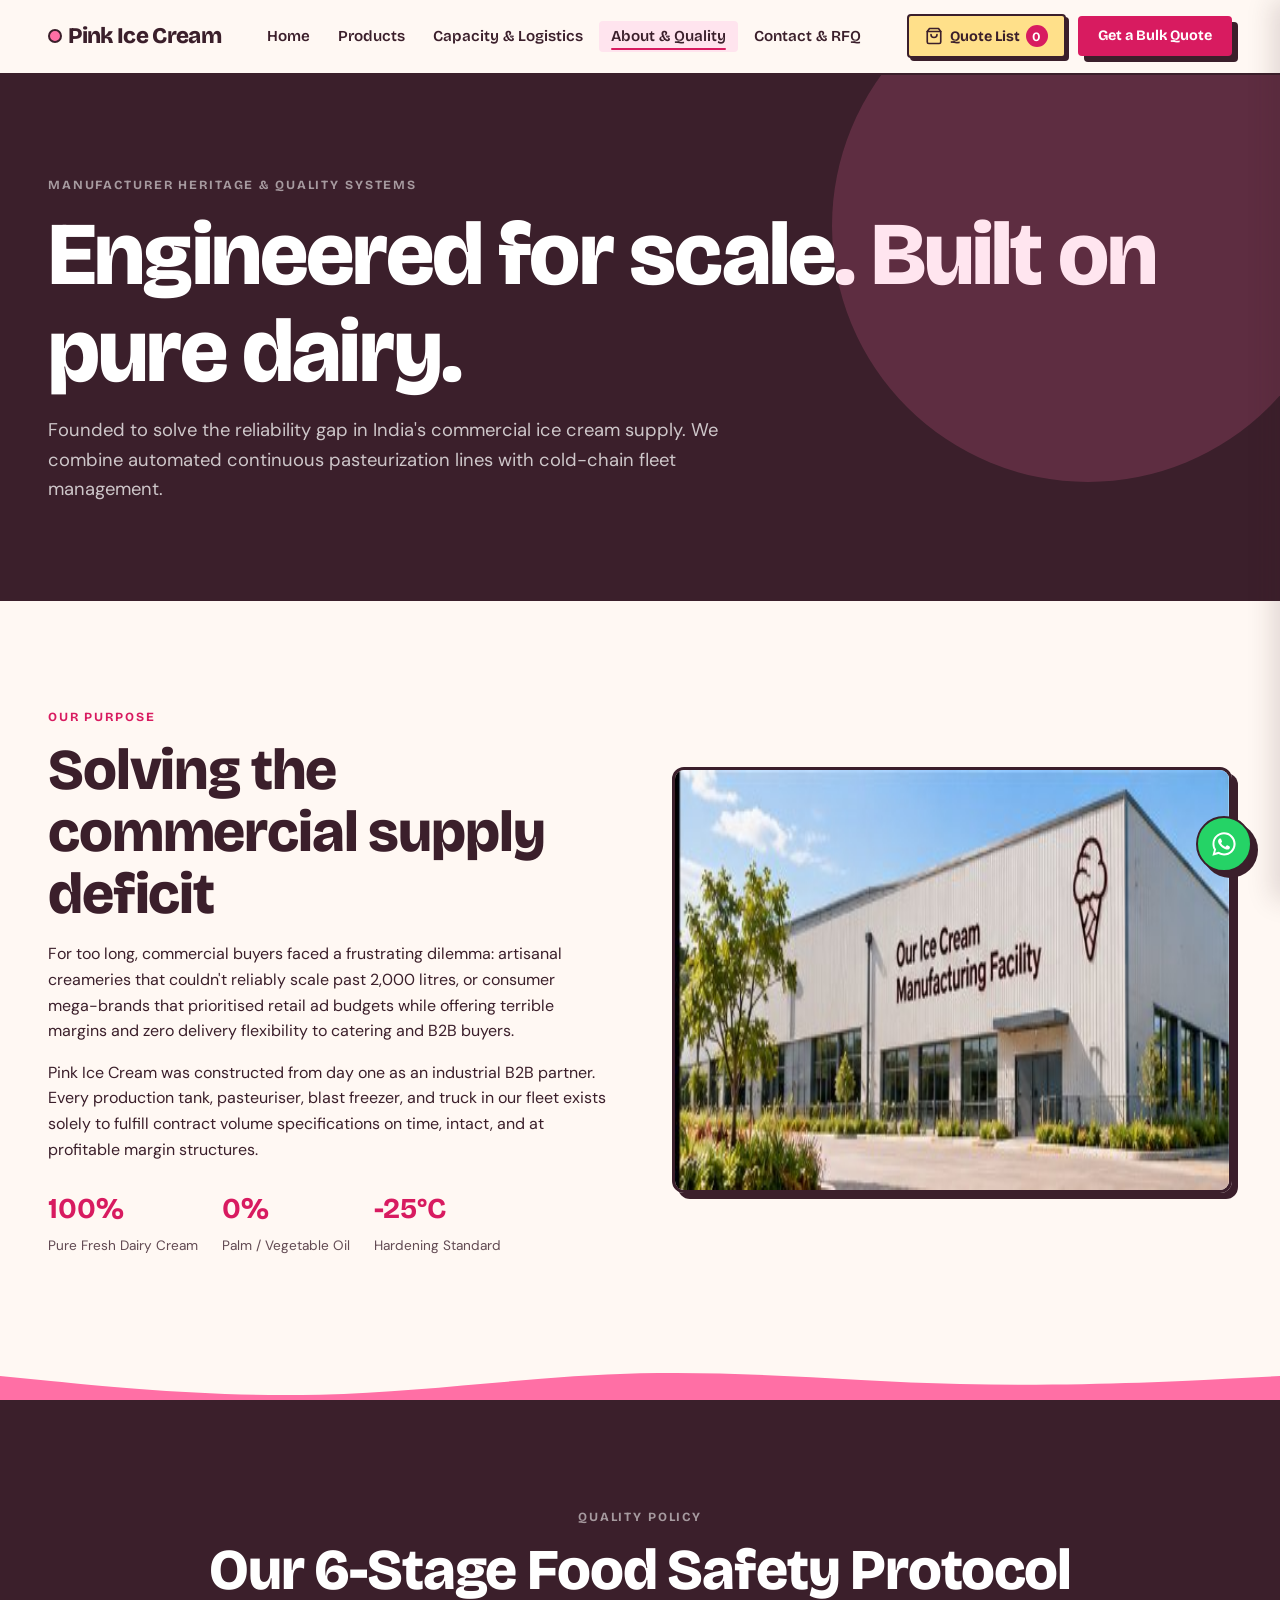
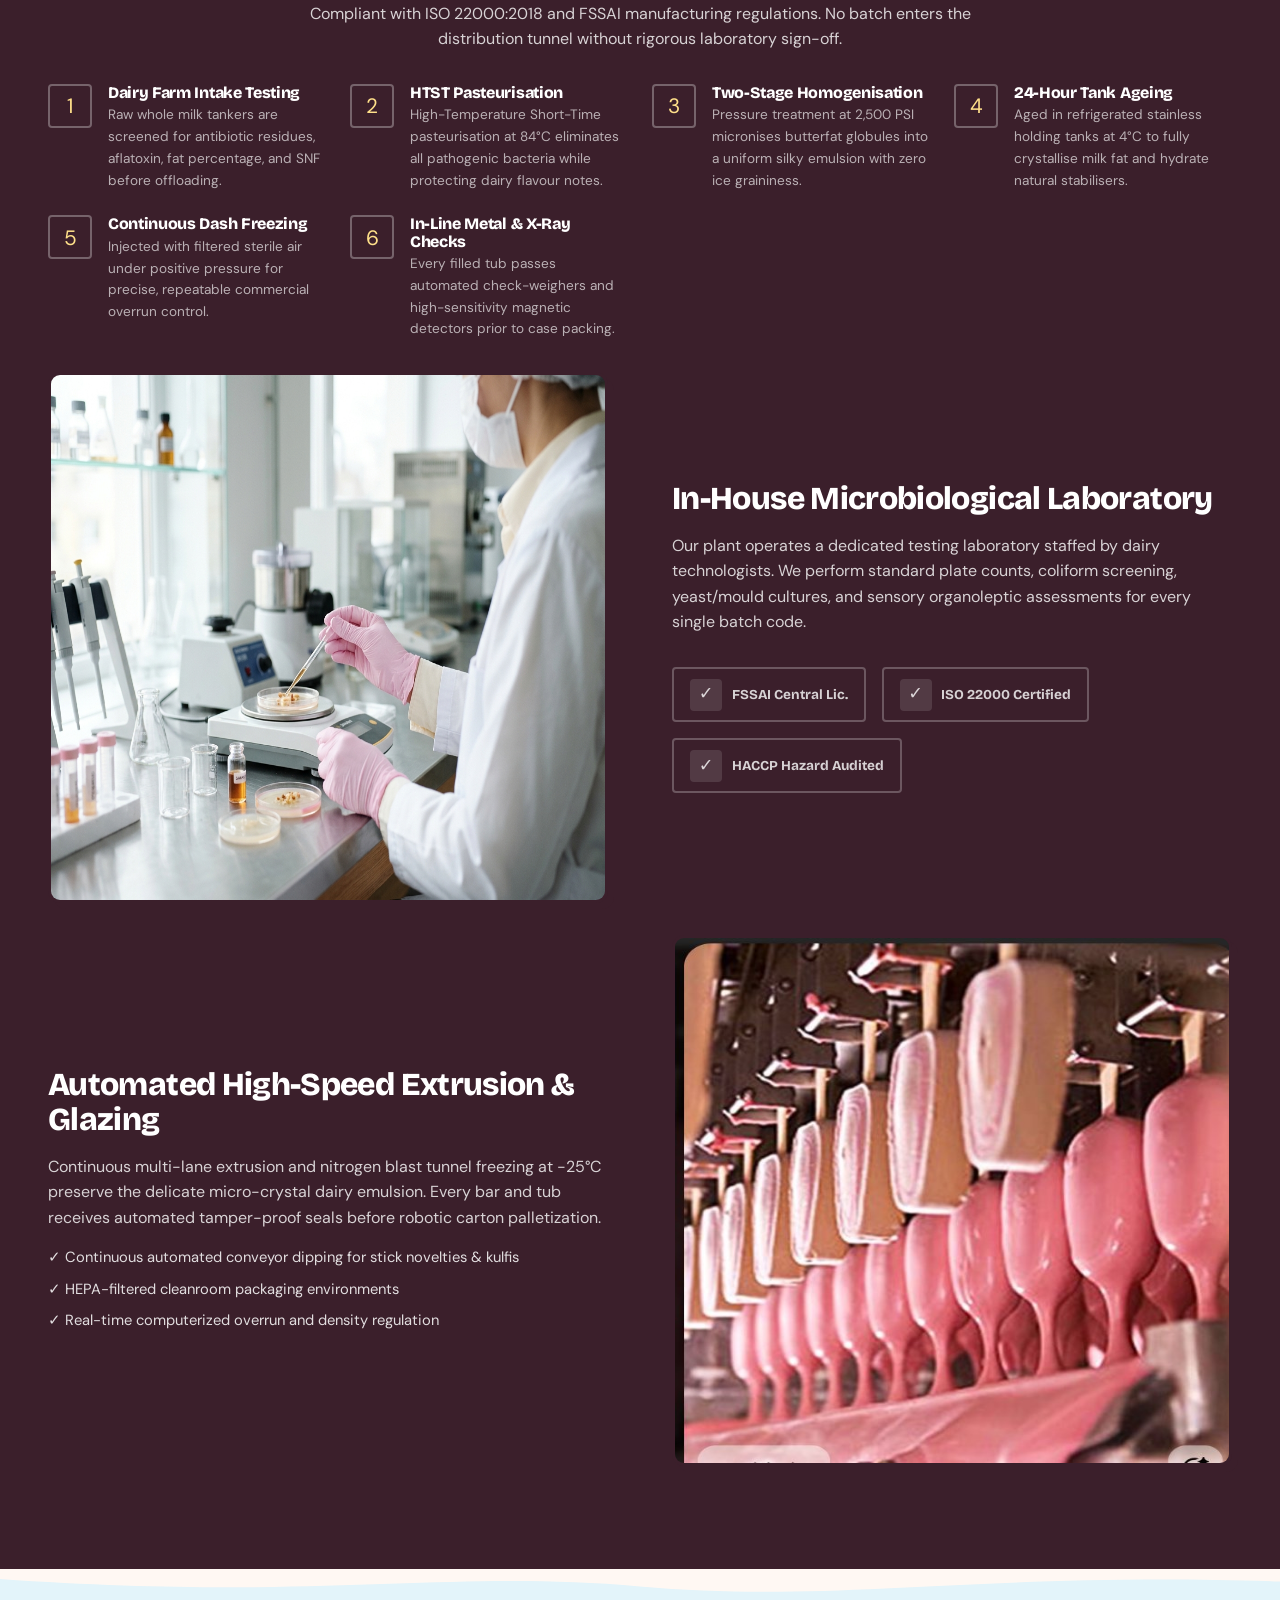
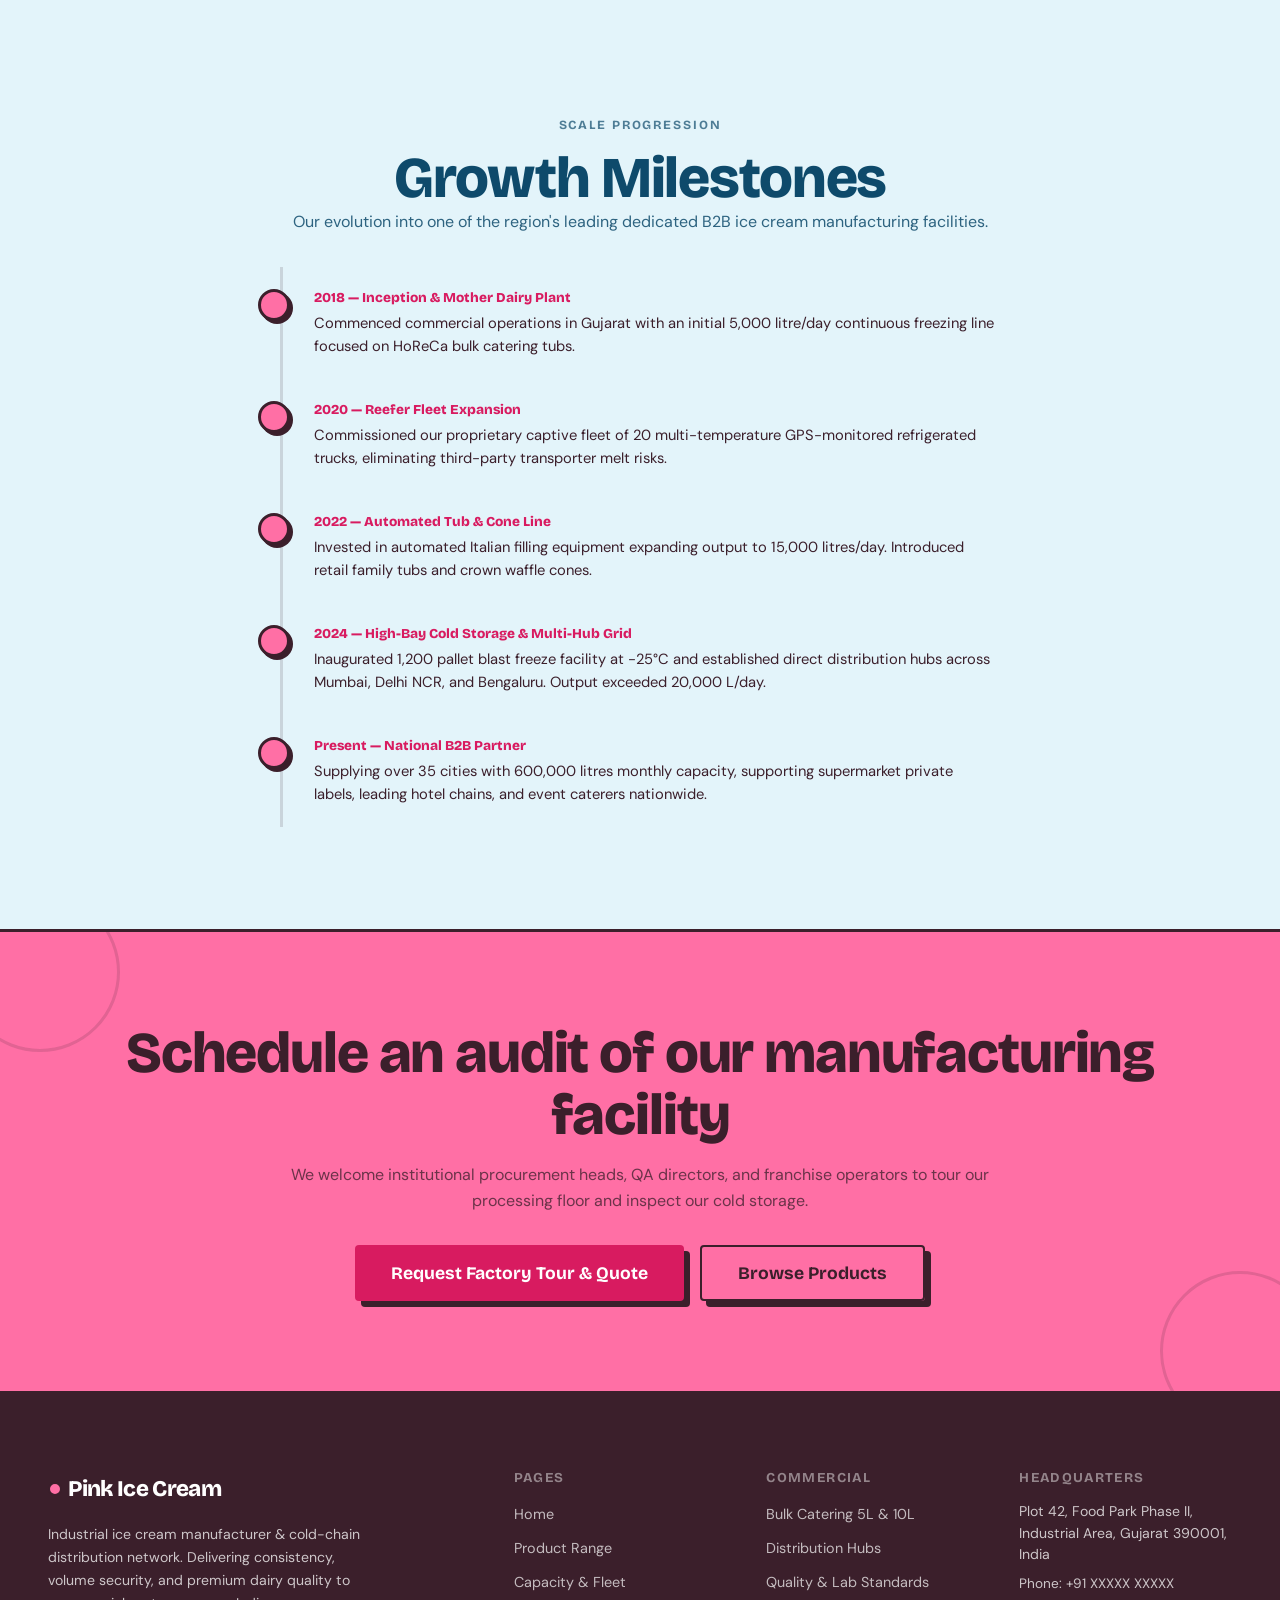
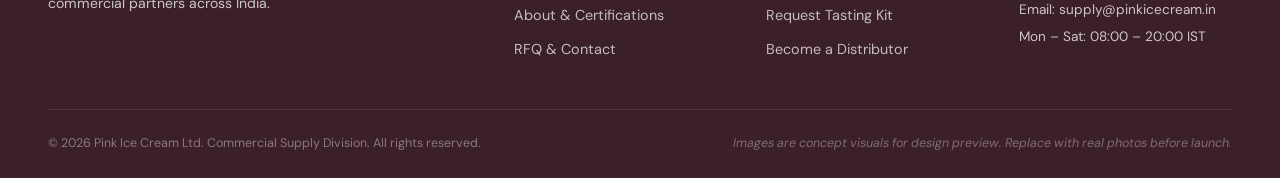
<file: about.html>
<!DOCTYPE html>
<html lang="en">
<head>
  <meta charset="utf-8">
  <meta name="viewport" content="width=device-width, initial-scale=1.0">
  <title>About &amp; Food Safety Standards — Pink Ice Cream</title>
  <meta name="description" content="Discover Pink Ice Cream's industrial dairy processing history, ISO 22000 and FSSAI standards, cold-chain certifications, and milestones in commercial scale manufacturing.">
  <link rel="stylesheet" href="css/styles.css">
  <script defer src="js/script.js"></script>
</head>
<body>

  <header class="site-header">
    <div class="container header-inner">
      <a href="index.html" class="logo" aria-label="Pink Ice Cream Home">
        <span class="logo-dot"></span>
        <span data-brand-name>Pink Ice Cream</span>
      </a>

      <nav class="site-nav" aria-label="Primary Navigation">
        <ul class="nav-list">
          <li><a href="index.html">Home</a></li>
          <li><a href="products.html">Products</a></li>
          <li><a href="capacity.html">Capacity &amp; Logistics</a></li>
          <li><a href="about.html" class="active">About &amp; Quality</a></li>
          <li><a href="contact.html">Contact &amp; RFQ</a></li>
        </ul>
      </nav>

      <div class="header-actions">
        <button id="quote-badge" aria-label="Open Quote List">
          <svg width="18" height="18" viewBox="0 0 24 24" fill="none" stroke="currentColor" stroke-width="2.2" stroke-linecap="round" stroke-linejoin="round" aria-hidden="true">
            <path d="M6 2L3 6v14a2 2 0 0 0 2 2h14a2 2 0 0 0 2-2V6l-3-4z"></path>
            <line x1="3" y1="6" x2="21" y2="6"></line>
            <path d="M16 10a4 4 0 0 1-8 0"></path>
          </svg>
          Quote List <span class="badge-count">0</span>
        </button>

        <a href="contact.html#rfq-form" class="btn btn-primary btn-sm">Get a Bulk Quote</a>

        <button class="menu-toggle" aria-expanded="false" aria-label="Toggle Navigation Menu">
          <span></span>
          <span></span>
          <span></span>
        </button>
      </div>
    </div>

    <nav class="mobile-nav" aria-label="Mobile Navigation">
      <a href="index.html">Home</a>
      <a href="products.html">Products &amp; Catalogue</a>
      <a href="capacity.html">Capacity &amp; Logistics</a>
      <a href="about.html">About &amp; Quality Certifications</a>
      <a href="contact.html">Contact &amp; RFQ</a>
      <a href="contact.html#rfq-form" class="btn btn-primary">Request Bulk Quote</a>
    </nav>
  </header>

  <main id="main-content">

    <section class="page-hero" aria-label="About Pink Ice Cream">
      <div class="container">
        <span class="section-label section-label-light">Manufacturer Heritage &amp; Quality Systems</span>
        <h1>Engineered for scale. Built on pure dairy.</h1>
        <p>
          Founded to solve the reliability gap in India's commercial ice cream supply. We combine automated continuous pasteurization lines with cold-chain fleet management.
        </p>
      </div>
    </section>

    <section class="section-pad bg-cream" aria-labelledby="story-heading">
      <div class="container">
        <div class="split">
          <div class="reveal">
            <span class="section-label">Our Purpose</span>
            <h2 id="story-heading" class="mb-2">Solving the commercial supply deficit</h2>
            <p class="mb-2">
              For too long, commercial buyers faced a frustrating dilemma: artisanal creameries that couldn't reliably scale past 2,000 litres, or consumer mega-brands that prioritised retail ad budgets while offering terrible margins and zero delivery flexibility to catering and B2B buyers.
            </p>
            <p class="mb-3">
              <span data-brand-name>Pink Ice Cream</span> was constructed from day one as an industrial B2B partner. Every production tank, pasteuriser, blast freezer, and truck in our fleet exists solely to fulfill contract volume specifications on time, intact, and at profitable margin structures.
              <span class="review-tag">[sample – client to confirm]</span>
            </p>
            <div style="display:flex; gap:1.5rem; flex-wrap:wrap;">
              <div>
                <strong style="font-size:1.8rem; font-family:var(--font-display); color:var(--pink-ink); display:block;">100%</strong>
                <span style="font-size:0.85rem; color:var(--cocoa); opacity:0.8;">Pure Fresh Dairy Cream</span>
              </div>
              <div>
                <strong style="font-size:1.8rem; font-family:var(--font-display); color:var(--pink-ink); display:block;">0%</strong>
                <span style="font-size:0.85rem; color:var(--cocoa); opacity:0.8;">Palm / Vegetable Oil</span>
              </div>
              <div>
                <strong style="font-size:1.8rem; font-family:var(--font-display); color:var(--pink-ink); display:block;">-25°C</strong>
                <span style="font-size:0.85rem; color:var(--cocoa); opacity:0.8;">Hardening Standard</span>
              </div>
            </div>
          </div>

          <div class="split-img-wrap reveal">
            <img src="assets/images/factory-facility.jpg" width="700" height="420" loading="lazy" alt="Pink Ice Cream industrial manufacturing facility exterior">
          </div>
        </div>
      </div>
    </section>

    <div class="wave-divider" aria-hidden="true">
      <img src="assets/svg/wave-divider-cream-pink.svg" width="1440" height="40" alt="">
    </div>

    <section id="quality" class="section-pad bg-cocoa text-white" aria-labelledby="safety-heading">
      <div class="container">
        <div class="text-center mb-4 reveal">
          <span class="section-label section-label-light">Quality Policy</span>
          <h2 id="safety-heading" class="text-white">Our 6-Stage Food Safety Protocol</h2>
          <p style="margin-inline:auto; opacity:0.8;">
            Compliant with ISO 22000:2018 and FSSAI manufacturing regulations. No batch enters the distribution tunnel without rigorous laboratory sign-off.
          </p>
        </div>

        <div class="cold-chain-grid reveal">
          <div class="cold-point">
            <div class="cold-icon">1</div>
            <div>
              <h4>Dairy Farm Intake Testing</h4>
              <p>Raw whole milk tankers are screened for antibiotic residues, aflatoxin, fat percentage, and SNF before offloading.</p>
            </div>
          </div>

          <div class="cold-point">
            <div class="cold-icon">2</div>
            <div>
              <h4>HTST Pasteurisation</h4>
              <p>High-Temperature Short-Time pasteurisation at 84°C eliminates all pathogenic bacteria while protecting dairy flavour notes.</p>
            </div>
          </div>

          <div class="cold-point">
            <div class="cold-icon">3</div>
            <div>
              <h4>Two-Stage Homogenisation</h4>
              <p>Pressure treatment at 2,500 PSI micronises butterfat globules into a uniform silky emulsion with zero ice graininess.</p>
            </div>
          </div>

          <div class="cold-point">
            <div class="cold-icon">4</div>
            <div>
              <h4>24-Hour Tank Ageing</h4>
              <p>Aged in refrigerated stainless holding tanks at 4°C to fully crystallise milk fat and hydrate natural stabilisers.</p>
            </div>
          </div>

          <div class="cold-point">
            <div class="cold-icon">5</div>
            <div>
              <h4>Continuous Dash Freezing</h4>
              <p>Injected with filtered sterile air under positive pressure for precise, repeatable commercial overrun control.</p>
            </div>
          </div>

          <div class="cold-point">
            <div class="cold-icon">6</div>
            <div>
              <h4>In-Line Metal &amp; X-Ray Checks</h4>
              <p>Every filled tub passes automated check-weighers and high-sensitivity magnetic detectors prior to case packing.</p>
            </div>
          </div>
        </div>

        <div class="split mt-4 reveal" style="align-items:center;">
          <div class="split-img-wrap">
            <img src="assets/images/quality-lab.webp" width="700" height="525" loading="lazy" alt="Technician in clean gloves testing milk fat percentage in lab">
          </div>
          <div>
            <h3 class="text-white mb-2">In-House Microbiological Laboratory</h3>
            <p style="opacity:0.8; margin-bottom:1rem;">
              Our plant operates a dedicated testing laboratory staffed by dairy technologists. We perform standard plate counts, coliform screening, yeast/mould cultures, and sensory organoleptic assessments for every single batch code.
            </p>
            <div class="cert-badges">
              <div class="cert-badge">
                <span class="cert-badge-icon">✓</span>
                <div>FSSAI Central Lic. <span class="review-tag">[sample – client to confirm]</span></div>
              </div>
              <div class="cert-badge">
                <span class="cert-badge-icon">✓</span>
                <div>ISO 22000 Certified <span class="review-tag">[sample – client to confirm]</span></div>
              </div>
              <div class="cert-badge">
                <span class="cert-badge-icon">✓</span>
                <div>HACCP Hazard Audited <span class="review-tag">[sample – client to confirm]</span></div>
              </div>
            </div>
          </div>
        </div>

        <div class="split mt-4 reveal" style="align-items:center;">
          <div>
            <h3 class="text-white mb-2">Automated High-Speed Extrusion &amp; Glazing</h3>
            <p style="opacity:0.8; margin-bottom:1rem;">
              Continuous multi-lane extrusion and nitrogen blast tunnel freezing at -25°C preserve the delicate micro-crystal dairy emulsion. Every bar and tub receives automated tamper-proof seals before robotic carton palletization.
            </p>
            <ul style="display:flex; flex-direction:column; gap:0.5rem; font-size:0.92rem; opacity:0.85;">
              <li>✓ Continuous automated conveyor dipping for stick novelties &amp; kulfis</li>
              <li>✓ HEPA-filtered cleanroom packaging environments</li>
              <li>✓ Real-time computerized overrun and density regulation</li>
            </ul>
          </div>
          <div class="split-img-wrap">
            <img src="assets/images/conveyor-bars.jpg" width="700" height="525" loading="lazy" alt="Continuous pink ice cream dipping conveyor line">
          </div>
        </div>

      </div>
    </section>

    <div class="wave-divider" aria-hidden="true">
      <img src="assets/svg/wave-divider-cocoa-frost.svg" width="1440" height="40" alt="">
    </div>

    <section class="section-pad bg-frost" aria-labelledby="milestones-heading">
      <div class="container" style="max-width:860px;">
        <div class="text-center mb-4 reveal">
          <span class="section-label section-label-frost">Scale Progression</span>
          <h2 id="milestones-heading" class="text-frost">Growth Milestones</h2>
          <p class="text-frost" style="margin-inline:auto; opacity:0.85;">Our evolution into one of the region's leading dedicated B2B ice cream manufacturing facilities.</p>
        </div>

        <div class="milestones reveal">
          <div class="milestone">
            <div class="milestone-dot"></div>
            <div>
              <div class="milestone-year">2018 — Inception &amp; Mother Dairy Plant</div>
              <p class="milestone-text">Commenced commercial operations in Gujarat with an initial 5,000 litre/day continuous freezing line focused on HoReCa bulk catering tubs. <span class="review-tag">[sample – client to confirm]</span></p>
            </div>
          </div>

          <div class="milestone">
            <div class="milestone-dot"></div>
            <div>
              <div class="milestone-year">2020 — Reefer Fleet Expansion</div>
              <p class="milestone-text">Commissioned our proprietary captive fleet of 20 multi-temperature GPS-monitored refrigerated trucks, eliminating third-party transporter melt risks. <span class="review-tag">[sample – client to confirm]</span></p>
            </div>
          </div>

          <div class="milestone">
            <div class="milestone-dot"></div>
            <div>
              <div class="milestone-year">2022 — Automated Tub &amp; Cone Line</div>
              <p class="milestone-text">Invested in automated Italian filling equipment expanding output to 15,000 litres/day. Introduced retail family tubs and crown waffle cones. <span class="review-tag">[sample – client to confirm]</span></p>
            </div>
          </div>

          <div class="milestone">
            <div class="milestone-dot"></div>
            <div>
              <div class="milestone-year">2024 — High-Bay Cold Storage &amp; Multi-Hub Grid</div>
              <p class="milestone-text">Inaugurated 1,200 pallet blast freeze facility at -25°C and established direct distribution hubs across Mumbai, Delhi NCR, and Bengaluru. Output exceeded 20,000 L/day. <span class="review-tag">[sample – client to confirm]</span></p>
            </div>
          </div>

          <div class="milestone">
            <div class="milestone-dot"></div>
            <div>
              <div class="milestone-year">Present — National B2B Partner</div>
              <p class="milestone-text">Supplying over 35 cities with 600,000 litres monthly capacity, supporting supermarket private labels, leading hotel chains, and event caterers nationwide. <span class="review-tag">[sample – client to confirm]</span></p>
            </div>
          </div>
        </div>

      </div>
    </section>

    <section class="cta-band" aria-label="Partner CTA">
      <div class="container reveal">
        <h2>Schedule an audit of our manufacturing facility</h2>
        <p>We welcome institutional procurement heads, QA directors, and franchise operators to tour our processing floor and inspect our cold storage.</p>
        <div class="btn-actions">
          <a href="contact.html#rfq-form" class="btn btn-primary btn-lg">Request Factory Tour &amp; Quote</a>
          <a href="products.html" class="btn btn-outline btn-lg">Browse Products</a>
        </div>
      </div>
    </section>

  </main>

  <footer class="site-footer">
    <div class="container">
      <div class="footer-grid">
        <div class="footer-brand">
          <a href="index.html" class="logo">
            <span class="logo-dot"></span>
            <span data-brand-name>Pink Ice Cream</span>
          </a>
          <p>
            Industrial ice cream manufacturer &amp; cold-chain distribution network. Delivering consistency, volume security, and premium dairy quality to commercial partners across India.
          </p>
        </div>

        <div class="footer-col">
          <h4>Pages</h4>
          <ul>
            <li><a href="index.html">Home</a></li>
            <li><a href="products.html">Product Range</a></li>
            <li><a href="capacity.html">Capacity &amp; Fleet</a></li>
            <li><a href="about.html">About &amp; Certifications</a></li>
            <li><a href="contact.html">RFQ &amp; Contact</a></li>
          </ul>
        </div>

        <div class="footer-col">
          <h4>Commercial</h4>
          <ul>
            <li><a href="products.html#bulk">Bulk Catering 5L &amp; 10L</a></li>
            <li><a href="capacity.html#coverage">Distribution Hubs</a></li>
            <li><a href="about.html#quality">Quality &amp; Lab Standards</a></li>
            <li><a href="contact.html#sample-request">Request Tasting Kit</a></li>
            <li><a href="contact.html#dealer">Become a Distributor</a></li>
          </ul>
        </div>

        <div class="footer-col">
          <h4>Headquarters</h4>
          <p style="font-size: 0.88rem; line-height: 1.5; margin-bottom: 0.5rem;" data-config-address>
            Plot 42, Food Park Phase II, Industrial Area, Gujarat 390001, India
            <span class="review-tag">[sample – client to confirm]</span>
          </p>
          <p style="font-size: 0.85rem; margin-bottom: 0.3rem;">Phone: <span data-config-phone>+91 XXXXX XXXXX</span> <span class="review-tag">[sample]</span></p>
          <p style="font-size: 0.85rem; margin-bottom: 0.3rem;">Email: <span data-config-email>supply@pinkicecream.in</span> <span class="review-tag">[sample]</span></p>
          <p style="font-size: 0.85rem;" data-config-hours>Mon – Sat: 08:00 – 20:00 IST</p>
        </div>
      </div>

      <div class="footer-bottom">
        <div>&copy; 2026 <span data-brand-name>Pink Ice Cream</span> Ltd. Commercial Supply Division. All rights reserved.</div>
        <div class="concept-note">Images are concept visuals for design preview. Replace with real photos before launch.</div>
      </div>
    </div>
  </footer>

  <button id="whatsapp-float-btn" class="whatsapp-float" aria-label="Contact us on WhatsApp">
    <svg width="28" height="28" viewBox="0 0 24 24" fill="currentColor" aria-hidden="true">
      <path d="M12.04 2c-5.46 0-9.91 4.45-9.91 9.91 0 1.75.46 3.45 1.32 4.95L2.05 22l5.25-1.38c1.45.79 3.08 1.21 4.74 1.21 5.46 0 9.91-4.45 9.91-9.91 0-2.65-1.03-5.14-2.9-7.01A9.82 9.82 0 0 0 12.04 2zm0 18.08c-1.49 0-2.95-.4-4.22-1.16l-.3-.18-3.13.82.84-3.05-.2-.31a8.13 8.13 0 0 1-1.25-4.29c0-4.51 3.67-8.18 8.18-8.18 2.19 0 4.24.85 5.79 2.4 1.54 1.55 2.4 3.6 2.4 5.79 0 4.51-3.67 8.18-8.18 8.18zm4.49-6.13c-.25-.12-1.46-.72-1.69-.81-.23-.08-.39-.12-.56.12-.17.25-.65.81-.8 1-.15.19-.3.21-.55.08-.25-.12-1.05-.39-2-1.23-.74-.66-1.24-1.48-1.39-1.73-.15-.25-.02-.38.11-.5.11-.11.25-.29.37-.43.12-.15.17-.25.25-.42.08-.17.04-.31-.02-.43-.06-.12-.56-1.35-.77-1.85-.2-.49-.41-.42-.56-.43h-.48c-.17 0-.43.06-.66.31-.23.25-.87.85-.87 2.08 0 1.23.9 2.42 1.02 2.59.12.17 1.77 2.7 4.29 3.79.6.26 1.07.41 1.44.53.6.19 1.15.16 1.59.1.48-.07 1.46-.6 1.67-1.18.21-.58.21-1.07.15-1.18-.06-.11-.23-.17-.48-.29z"/>
    </svg>
  </button>
  <div id="wa-dialog" class="wa-dialog" role="dialog" aria-modal="true" aria-labelledby="wa-modal-title">
    <div class="wa-dialog-box">
      <button id="wa-dialog-close" class="wa-dialog-close" aria-label="Close dialog">&times;</button>
      <h3 id="wa-modal-title">WhatsApp Commercial Desk</h3>
      <p style="font-size:0.9rem; margin-bottom: 0.75rem; color: rgba(59,31,43,0.7);">
        Direct WhatsApp enquiry regarding quality standards:
      </p>
      <div id="wa-message-text" class="wa-message-box"></div>
      <div class="wa-dialog-actions">
        <button id="wa-copy-btn" class="btn btn-primary btn-sm">Copy Message</button>
        <a href="contact.html#rfq-form" class="btn btn-outline btn-sm">Open Full RFQ Form</a>
      </div>
      <div class="wa-note">
        Set client sales WhatsApp number in <code>CONFIG.whatsappNumber</code>.
      </div>
    </div>
  </div>

  <aside id="quote-panel" class="quote-panel" aria-label="Quote List Drawer">
    <div class="quote-panel-header">
      <h3>Your Commercial Quote List</h3>
      <button id="quote-panel-close" class="quote-panel-close" aria-label="Close Quote Panel">&times;</button>
    </div>
    <div id="quote-panel-items" class="quote-panel-body"></div>
    <div class="quote-panel-footer">
      <button id="quote-checkout-btn" class="btn btn-primary" style="width:100%; justify-content:center;">
        Proceed to RFQ Form &rarr;
      </button>
    </div>
  </aside>

</body>
</html>
</file>
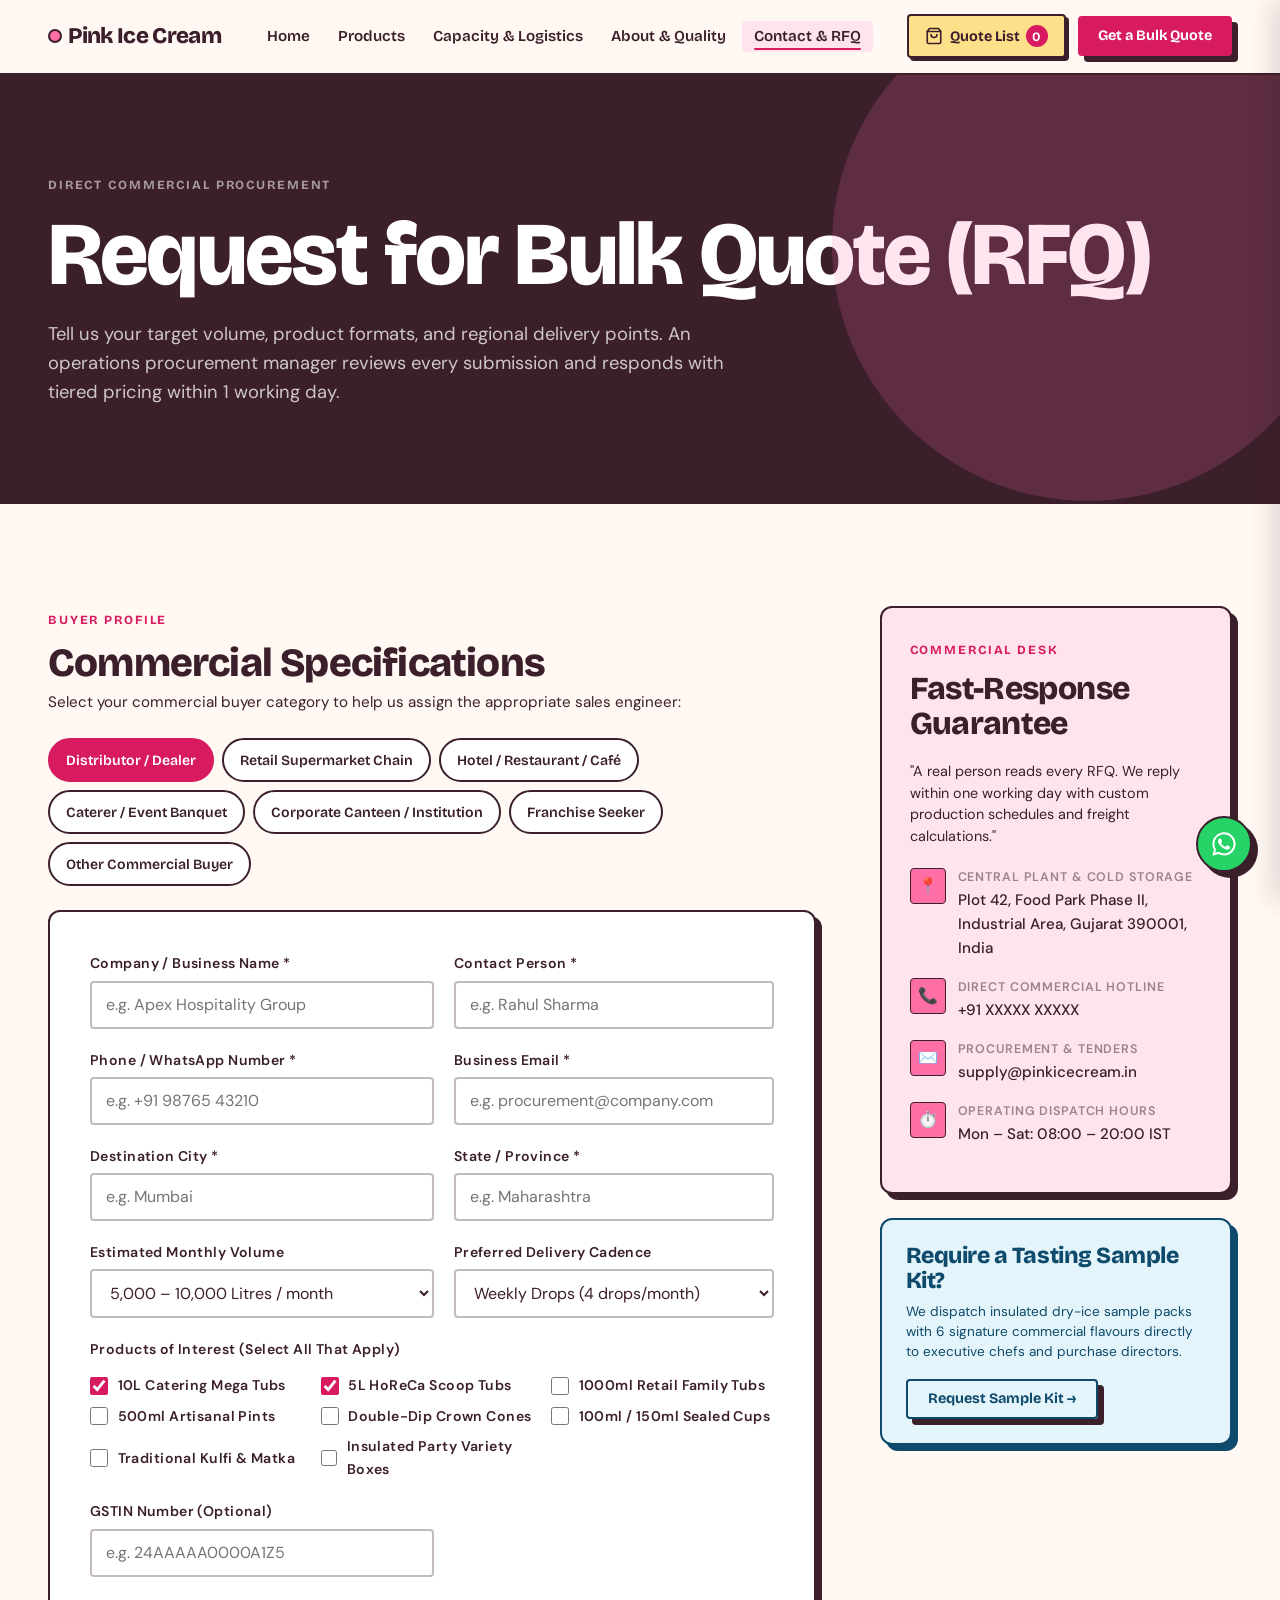
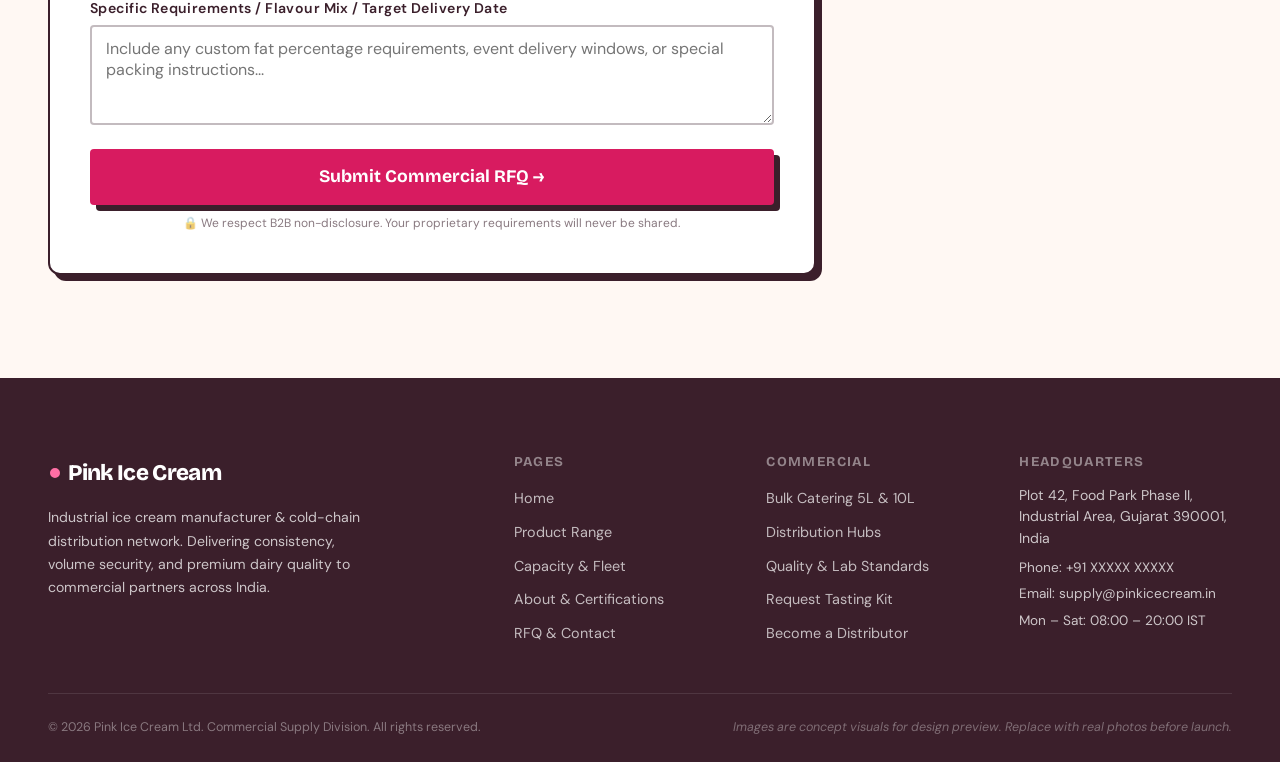
<file: contact.html>
<!DOCTYPE html>
<html lang="en">
<head>
  <meta charset="utf-8">
  <meta name="viewport" content="width=device-width, initial-scale=1.0">
  <title>Commercial RFQ &amp; Bulk Pricing — Pink Ice Cream</title>
  <meta name="description" content="Request a commercial bulk quote for ice cream supply. We supply distributors, HoReCa, caterers, modern retail chains, and institutions with SLA-backed cold chain.">
  <link rel="stylesheet" href="css/styles.css">
  <script defer src="js/script.js"></script>
</head>
<body>

  <header class="site-header">
    <div class="container header-inner">
      <a href="index.html" class="logo" aria-label="Pink Ice Cream Home">
        <span class="logo-dot"></span>
        <span data-brand-name>Pink Ice Cream</span>
      </a>

      <nav class="site-nav" aria-label="Primary Navigation">
        <ul class="nav-list">
          <li><a href="index.html">Home</a></li>
          <li><a href="products.html">Products</a></li>
          <li><a href="capacity.html">Capacity &amp; Logistics</a></li>
          <li><a href="about.html">About &amp; Quality</a></li>
          <li><a href="contact.html" class="active">Contact &amp; RFQ</a></li>
        </ul>
      </nav>

      <div class="header-actions">
        <button id="quote-badge" aria-label="Open Quote List">
          <svg width="18" height="18" viewBox="0 0 24 24" fill="none" stroke="currentColor" stroke-width="2.2" stroke-linecap="round" stroke-linejoin="round" aria-hidden="true">
            <path d="M6 2L3 6v14a2 2 0 0 0 2 2h14a2 2 0 0 0 2-2V6l-3-4z"></path>
            <line x1="3" y1="6" x2="21" y2="6"></line>
            <path d="M16 10a4 4 0 0 1-8 0"></path>
          </svg>
          Quote List <span class="badge-count">0</span>
        </button>

        <a href="#rfq-form" class="btn btn-primary btn-sm">Get a Bulk Quote</a>

        <button class="menu-toggle" aria-expanded="false" aria-label="Toggle Navigation Menu">
          <span></span>
          <span></span>
          <span></span>
        </button>
      </div>
    </div>

    <nav class="mobile-nav" aria-label="Mobile Navigation">
      <a href="index.html">Home</a>
      <a href="products.html">Products &amp; Catalogue</a>
      <a href="capacity.html">Capacity &amp; Logistics</a>
      <a href="about.html">About &amp; Quality Certifications</a>
      <a href="contact.html">Contact &amp; RFQ</a>
      <a href="#rfq-form" class="btn btn-primary">Request Bulk Quote</a>
    </nav>
  </header>

  <main id="main-content">

    <section class="page-hero" aria-label="Contact Introduction">
      <div class="container">
        <span class="section-label section-label-light">Direct Commercial Procurement</span>
        <h1>Request for Bulk Quote (RFQ)</h1>
        <p>
          Tell us your target volume, product formats, and regional delivery points. An operations procurement manager reviews every submission and responds with tiered pricing within 1 working day.
          <span class="review-tag">[sample – client to confirm]</span>
        </p>
      </div>
    </section>

    <section class="section-pad bg-cream" aria-labelledby="form-heading">
      <div class="container">
        <div class="split" style="align-items:start;">

          <div>
            <div class="mb-3">
              <span class="section-label">Buyer Profile</span>
              <h2 id="form-heading" style="font-size: clamp(1.8rem, 3.5vw, 2.5rem);">Commercial Specifications</h2>
              <p style="font-size:0.95rem; margin-top:0.3rem;">Select your commercial buyer category to help us assign the appropriate sales engineer:</p>
            </div>

            <div class="chip-group" role="group" aria-label="Buyer Type Selection">
              <button type="button" class="chip-btn selected" data-value="Distributor/Dealer">Distributor / Dealer</button>
              <button type="button" class="chip-btn" data-value="Retail Chain">Retail Supermarket Chain</button>
              <button type="button" class="chip-btn" data-value="HoReCa">Hotel / Restaurant / Café</button>
              <button type="button" class="chip-btn" data-value="Caterer/Events">Caterer / Event Banquet</button>
              <button type="button" class="chip-btn" data-value="Institution">Corporate Canteen / Institution</button>
              <button type="button" class="chip-btn" data-value="Franchise">Franchise Seeker</button>
              <button type="button" class="chip-btn" data-value="Other">Other Commercial Buyer</button>
            </div>

            <form id="rfq-form" novalidate style="background:#fff; border:2px solid var(--cocoa); border-radius:var(--radius-lg); padding: clamp(1.5rem, 4vw, 2.5rem); box-shadow:var(--shadow-hard);">
              <input type="hidden" id="buyer-type-input" value="Distributor/Dealer">

              <div class="form-grid">

                <div class="form-field">
                  <label for="rfq-company">Company / Business Name *</label>
                  <input type="text" id="rfq-company" name="company" placeholder="e.g. Apex Hospitality Group" required>
                  <span class="field-error" id="error-company">Please enter your company or firm name.</span>
                </div>

                <div class="form-field">
                  <label for="rfq-contact">Contact Person *</label>
                  <input type="text" id="rfq-contact" name="contact" placeholder="e.g. Rahul Sharma" required>
                  <span class="field-error" id="error-contact">Please enter your contact name.</span>
                </div>

                <div class="form-field">
                  <label for="rfq-phone">Phone / WhatsApp Number *</label>
                  <input type="tel" id="rfq-phone" name="phone" placeholder="e.g. +91 98765 43210" required>
                  <span class="field-error" id="error-phone">Please enter a valid phone number.</span>
                </div>

                <div class="form-field">
                  <label for="rfq-email">Business Email *</label>
                  <input type="email" id="rfq-email" name="email" placeholder="e.g. procurement@company.com" required>
                  <span class="field-error" id="error-email">Please enter a valid business email.</span>
                </div>

                <div class="form-field">
                  <label for="rfq-city">Destination City *</label>
                  <input type="text" id="rfq-city" name="city" placeholder="e.g. Mumbai" required>
                  <span class="field-error" id="error-city">Please specify your destination city.</span>
                </div>

                <div class="form-field">
                  <label for="rfq-state">State / Province *</label>
                  <input type="text" id="rfq-state" name="state" placeholder="e.g. Maharashtra" required>
                  <span class="field-error" id="error-state">Please enter state name.</span>
                </div>

                <div class="form-field">
                  <label for="rfq-volume">Estimated Monthly Volume</label>
                  <select id="rfq-volume" name="volume">
                    <option value="500-1000">500 – 1,000 Litres (Pilot Order)</option>
                    <option value="1000-5000">1,000 – 5,000 Litres / month</option>
                    <option value="5000-10000" selected>5,000 – 10,000 Litres / month</option>
                    <option value="10000-25000">10,000 – 25,000 Litres / month</option>
                    <option value="25000+">25,000+ Litres / month (Contract Fleet)</option>
                  </select>
                </div>

                <div class="form-field">
                  <label for="rfq-frequency">Preferred Delivery Cadence</label>
                  <select id="rfq-frequency" name="frequency">
                    <option value="daily">Daily Scheduled Drops</option>
                    <option value="weekly" selected>Weekly Drops (4 drops/month)</option>
                    <option value="fortnightly">Fortnightly Drops (2 drops/month)</option>
                    <option value="monthly">Monthly Consolidated Full Truckload</option>
                  </select>
                </div>

                <div class="form-field full">
                  <label style="margin-bottom:0.5rem;">Products of Interest (Select All That Apply)</label>
                  <div class="checkbox-group" style="display:grid; grid-template-columns: repeat(auto-fill, minmax(200px, 1fr)); gap:0.5rem;">
                    <label class="checkbox-label">
                      <input type="checkbox" name="products" value="p-bulk-10l" checked>
                      <span>10L Catering Mega Tubs</span>
                    </label>
                    <label class="checkbox-label">
                      <input type="checkbox" name="products" value="p-bulk-5l" checked>
                      <span>5L HoReCa Scoop Tubs</span>
                    </label>
                    <label class="checkbox-label">
                      <input type="checkbox" name="products" value="p-tub-1000">
                      <span>1000ml Retail Family Tubs</span>
                    </label>
                    <label class="checkbox-label">
                      <input type="checkbox" name="products" value="p-pint-500">
                      <span>500ml Artisanal Pints</span>
                    </label>
                    <label class="checkbox-label">
                      <input type="checkbox" name="products" value="p-cone-crown">
                      <span>Double-Dip Crown Cones</span>
                    </label>
                    <label class="checkbox-label">
                      <input type="checkbox" name="products" value="p-cup-100">
                      <span>100ml / 150ml Sealed Cups</span>
                    </label>
                    <label class="checkbox-label">
                      <input type="checkbox" name="products" value="p-kulfi-malai">
                      <span>Traditional Kulfi &amp; Matka</span>
                    </label>
                    <label class="checkbox-label">
                      <input type="checkbox" name="products" value="p-party-box">
                      <span>Insulated Party Variety Boxes</span>
                    </label>
                  </div>
                </div>

                <div class="form-field">
                  <label for="rfq-gst">GSTIN Number (Optional)</label>
                  <input type="text" id="rfq-gst" name="gst" placeholder="e.g. 24AAAAA0000A1Z5">
                </div>

                <div class="form-field full">
                  <label for="rfq-message">Specific Requirements / Flavour Mix / Target Delivery Date</label>
                  <textarea id="rfq-message" name="message" rows="3" placeholder="Include any custom fat percentage requirements, event delivery windows, or special packing instructions..."></textarea>
                </div>
              </div>

              <div class="mt-3">
                <button type="submit" class="btn btn-primary btn-lg" style="width:100%; justify-content:center;">
                  Submit Commercial RFQ &rarr;
                </button>
                <div style="font-size:0.75rem; color:rgba(59,31,43,0.6); text-align:center; margin-top:0.6rem;">
                  🔒 We respect B2B non-disclosure. Your proprietary requirements will never be shared.
                </div>
              </div>
            </form>

            <div id="form-success" class="form-success" style="background:#fff; border:3px solid var(--mint); border-radius:var(--radius-lg); box-shadow:var(--shadow-hard);">
              <div class="success-icon">🎉</div>
              <h3 style="color:var(--cocoa); margin-bottom:0.5rem;">Commercial RFQ Received Successfully!</h3>
              <p style="margin-inline:auto; max-width:48ch; margin-bottom:1.5rem; color:rgba(59,31,43,0.85);">
                Thank you. Your enquiry has been registered in our commercial operations ledger. A dedicated sales manager will reach out via WhatsApp/Email within 1 working day with tiered pricing and sample dispatch details.
                <span class="review-tag">[sample – client to confirm]</span>
              </p>
              <div style="display:flex; justify-content:center; gap:1rem; flex-wrap:wrap;">
                <a href="index.html" class="btn btn-primary">Return to Home</a>
                <a href="products.html" class="btn btn-outline">Explore Products</a>
              </div>
            </div>

          </div>

          <div style="position:sticky; top:6rem;">
            <div class="contact-info-card mb-3">
              <span class="section-label">Commercial Desk</span>
              <h3>Fast-Response Guarantee</h3>
              <p style="font-size:0.9rem; line-height:1.5; margin-bottom:1.25rem;">
                "A real person reads every RFQ. We reply within one working day with custom production schedules and freight calculations."
                <span class="review-tag">[sample – client to confirm]</span>
              </p>

              <div class="info-row">
                <div class="info-icon">📍</div>
                <div>
                  <div class="info-label">Central Plant &amp; Cold Storage</div>
                  <div class="info-val" data-config-address>Plot 42, Food Park Phase II, Industrial Area, Gujarat 390001, India <span class="review-tag">[sample]</span></div>
                </div>
              </div>

              <div class="info-row">
                <div class="info-icon">📞</div>
                <div>
                  <div class="info-label">Direct Commercial Hotline</div>
                  <div class="info-val"><span data-config-phone>+91 XXXXX XXXXX</span> <span class="review-tag">[sample]</span></div>
                </div>
              </div>

              <div class="info-row">
                <div class="info-icon">✉️</div>
                <div>
                  <div class="info-label">Procurement &amp; Tenders</div>
                  <div class="info-val"><span data-config-email>supply@pinkicecream.in</span> <span class="review-tag">[sample]</span></div>
                </div>
              </div>

              <div class="info-row">
                <div class="info-icon">⏱️</div>
                <div>
                  <div class="info-label">Operating Dispatch Hours</div>
                  <div class="info-val" data-config-hours>Mon – Sat: 08:00 – 20:00 IST</div>
                </div>
              </div>
            </div>

            <div style="background:var(--frost); border:2px solid var(--frost-ink); border-radius:var(--radius-lg); padding:1.5rem; box-shadow:var(--shadow-frost);">
              <h4 class="text-frost mb-1">Require a Tasting Sample Kit?</h4>
              <p class="text-frost mb-2" style="font-size:0.85rem; line-height:1.5;">
                We dispatch insulated dry-ice sample packs with 6 signature commercial flavours directly to executive chefs and purchase directors.
              </p>
              <a href="#rfq-form" class="btn btn-outline btn-sm" style="border-color:var(--frost-ink); color:var(--frost-ink);">Request Sample Kit &rarr;</a>
            </div>

          </div>

        </div>
      </div>
    </section>

  </main>

  <footer class="site-footer">
    <div class="container">
      <div class="footer-grid">
        <div class="footer-brand">
          <a href="index.html" class="logo">
            <span class="logo-dot"></span>
            <span data-brand-name>Pink Ice Cream</span>
          </a>
          <p>
            Industrial ice cream manufacturer &amp; cold-chain distribution network. Delivering consistency, volume security, and premium dairy quality to commercial partners across India.
          </p>
        </div>

        <div class="footer-col">
          <h4>Pages</h4>
          <ul>
            <li><a href="index.html">Home</a></li>
            <li><a href="products.html">Product Range</a></li>
            <li><a href="capacity.html">Capacity &amp; Fleet</a></li>
            <li><a href="about.html">About &amp; Certifications</a></li>
            <li><a href="contact.html">RFQ &amp; Contact</a></li>
          </ul>
        </div>

        <div class="footer-col">
          <h4>Commercial</h4>
          <ul>
            <li><a href="products.html#bulk">Bulk Catering 5L &amp; 10L</a></li>
            <li><a href="capacity.html#coverage">Distribution Hubs</a></li>
            <li><a href="about.html#quality">Quality &amp; Lab Standards</a></li>
            <li><a href="contact.html#sample-request">Request Tasting Kit</a></li>
            <li><a href="contact.html#dealer">Become a Distributor</a></li>
          </ul>
        </div>

        <div class="footer-col">
          <h4>Headquarters</h4>
          <p style="font-size: 0.88rem; line-height: 1.5; margin-bottom: 0.5rem;" data-config-address>
            Plot 42, Food Park Phase II, Industrial Area, Gujarat 390001, India
            <span class="review-tag">[sample – client to confirm]</span>
          </p>
          <p style="font-size: 0.85rem; margin-bottom: 0.3rem;">Phone: <span data-config-phone>+91 XXXXX XXXXX</span> <span class="review-tag">[sample]</span></p>
          <p style="font-size: 0.85rem; margin-bottom: 0.3rem;">Email: <span data-config-email>supply@pinkicecream.in</span> <span class="review-tag">[sample]</span></p>
          <p style="font-size: 0.85rem;" data-config-hours>Mon – Sat: 08:00 – 20:00 IST</p>
        </div>
      </div>

      <div class="footer-bottom">
        <div>&copy; 2026 <span data-brand-name>Pink Ice Cream</span> Ltd. Commercial Supply Division. All rights reserved.</div>
        <div class="concept-note">Images are concept visuals for design preview. Replace with real photos before launch.</div>
      </div>
    </div>
  </footer>

  <button id="whatsapp-float-btn" class="whatsapp-float" aria-label="Contact us on WhatsApp">
    <svg width="28" height="28" viewBox="0 0 24 24" fill="currentColor" aria-hidden="true">
      <path d="M12.04 2c-5.46 0-9.91 4.45-9.91 9.91 0 1.75.46 3.45 1.32 4.95L2.05 22l5.25-1.38c1.45.79 3.08 1.21 4.74 1.21 5.46 0 9.91-4.45 9.91-9.91 0-2.65-1.03-5.14-2.9-7.01A9.82 9.82 0 0 0 12.04 2zm0 18.08c-1.49 0-2.95-.4-4.22-1.16l-.3-.18-3.13.82.84-3.05-.2-.31a8.13 8.13 0 0 1-1.25-4.29c0-4.51 3.67-8.18 8.18-8.18 2.19 0 4.24.85 5.79 2.4 1.54 1.55 2.4 3.6 2.4 5.79 0 4.51-3.67 8.18-8.18 8.18zm4.49-6.13c-.25-.12-1.46-.72-1.69-.81-.23-.08-.39-.12-.56.12-.17.25-.65.81-.8 1-.15.19-.3.21-.55.08-.25-.12-1.05-.39-2-1.23-.74-.66-1.24-1.48-1.39-1.73-.15-.25-.02-.38.11-.5.11-.11.25-.29.37-.43.12-.15.17-.25.25-.42.08-.17.04-.31-.02-.43-.06-.12-.56-1.35-.77-1.85-.2-.49-.41-.42-.56-.43h-.48c-.17 0-.43.06-.66.31-.23.25-.87.85-.87 2.08 0 1.23.9 2.42 1.02 2.59.12.17 1.77 2.7 4.29 3.79.6.26 1.07.41 1.44.53.6.19 1.15.16 1.59.1.48-.07 1.46-.6 1.67-1.18.21-.58.21-1.07.15-1.18-.06-.11-.23-.17-.48-.29z"/>
    </svg>
  </button>
  <div id="wa-dialog" class="wa-dialog" role="dialog" aria-modal="true" aria-labelledby="wa-modal-title">
    <div class="wa-dialog-box">
      <button id="wa-dialog-close" class="wa-dialog-close" aria-label="Close dialog">&times;</button>
      <h3 id="wa-modal-title">WhatsApp Commercial Desk</h3>
      <p style="font-size:0.9rem; margin-bottom: 0.75rem; color: rgba(59,31,43,0.7);">
        Direct WhatsApp enquiry regarding bulk quote:
      </p>
      <div id="wa-message-text" class="wa-message-box"></div>
      <div class="wa-dialog-actions">
        <button id="wa-copy-btn" class="btn btn-primary btn-sm">Copy Message</button>
        <button onclick="document.getElementById('wa-dialog').classList.remove('open')" class="btn btn-outline btn-sm">Close</button>
      </div>
      <div class="wa-note">
        Set client sales WhatsApp number in <code>CONFIG.whatsappNumber</code>.
      </div>
    </div>
  </div>

  <aside id="quote-panel" class="quote-panel" aria-label="Quote List Drawer">
    <div class="quote-panel-header">
      <h3>Your Commercial Quote List</h3>
      <button id="quote-panel-close" class="quote-panel-close" aria-label="Close Quote Panel">&times;</button>
    </div>
    <div id="quote-panel-items" class="quote-panel-body"></div>
    <div class="quote-panel-footer">
      <button id="quote-checkout-btn" class="btn btn-primary" style="width:100%; justify-content:center;">
        Update RFQ With Selected Items &rarr;
      </button>
    </div>
  </aside>

</body>
</html>
</file>
<file: css/styles.css>
@import url('https://fonts.googleapis.com/css2?family=Bricolage+Grotesque:opsz,wght@12..96,400;12..96,700;12..96,800&family=DM+Sans:ital,opsz,wght@0,9..40,300;0,9..40,400;0,9..40,500;0,9..40,600;1,9..40,400&display=swap');

:root {
  --pink:       #FF6FA5;
  --pink-ink:   #D81B60;
  --blush:      #FFE4EE;
  --cream:      #FFF8F3;
  --cocoa:      #3B1F2B;
  --frost:      #E3F4FA;
  --frost-ink:  #0E4A6B;
  --mint:       #BFE3C0;
  --butter:     #FFE08A;

  --font-display: 'Bricolage Grotesque', 'Arial Black', system-ui, sans-serif;
  --font-body:    'DM Sans', 'Helvetica Neue', Arial, sans-serif;

  --shadow-hard:  6px 6px 0 var(--cocoa);
  --shadow-pink:  6px 6px 0 var(--pink-ink);
  --shadow-frost: 6px 6px 0 var(--frost-ink);

  --radius:    4px;
  --radius-lg: 12px;

  --ease-out: cubic-bezier(.2,.8,.2,1);

  --section-pad: clamp(4rem, 8vw, 7rem);
  --container:   1280px;
  --gap:         clamp(1.5rem, 4vw, 3rem);
}

*, *::before, *::after { box-sizing: border-box; margin: 0; padding: 0; }
html { scroll-behavior: smooth; -webkit-text-size-adjust: 100%; }
body {
  font-family: var(--font-body);
  font-size: clamp(1rem, 1.1vw, 1.125rem);
  line-height: 1.6;
  color: var(--cocoa);
  background: var(--cream);
  overflow-x: hidden;
}
img, svg { display: block; max-width: 100%; }
a { color: inherit; text-decoration: none; }
ul { list-style: none; }
button { cursor: pointer; font-family: inherit; border: none; background: none; }

h1, h2, h3, h4, h5 {
  font-family: var(--font-display);
  font-weight: 800;
  line-height: 1.08;
  letter-spacing: -0.02em;
}
h1 { font-size: clamp(2.6rem, 7vw, 6rem); }
h2 { font-size: clamp(2rem, 4.5vw, 3.75rem); }
h3 { font-size: clamp(1.4rem, 2.5vw, 2rem); }
h4 { font-size: clamp(1.1rem, 1.8vw, 1.5rem); }
p  { max-width: 68ch; }

.container {
  width: 100%;
  max-width: var(--container);
  margin-inline: auto;
  padding-inline: clamp(1.25rem, 5vw, 3rem);
}
.section-pad { padding-block: var(--section-pad); }
.visually-hidden {
  position: absolute; width: 1px; height: 1px;
  overflow: hidden; clip: rect(0,0,0,0); white-space: nowrap;
}

.btn {
  display: inline-flex;
  align-items: center;
  gap: .5rem;
  padding: .75rem 1.75rem;
  border-radius: var(--radius);
  font-family: var(--font-display);
  font-weight: 700;
  font-size: 1rem;
  line-height: 1;
  transition: transform 120ms var(--ease-out), box-shadow 120ms var(--ease-out);
  min-height: 48px;
  white-space: nowrap;
}
.btn:focus-visible { outline: 3px solid var(--butter); outline-offset: 3px; }
.btn-primary {
  background: var(--pink-ink);
  color: #fff;
  box-shadow: var(--shadow-hard);
}
.btn-primary:hover { transform: translate(-2px,-2px); box-shadow: 8px 8px 0 var(--cocoa); }
.btn-primary:active { transform: translate(2px,2px); box-shadow: 2px 2px 0 var(--cocoa); }

.btn-outline {
  background: transparent;
  color: var(--cocoa);
  border: 2px solid var(--cocoa);
  box-shadow: var(--shadow-hard);
}
.btn-outline:hover { transform: translate(-2px,-2px); box-shadow: 8px 8px 0 var(--cocoa); }
.btn-outline:active { transform: translate(2px,2px); box-shadow: 2px 2px 0 var(--cocoa); }

.btn-outline-white {
  background: transparent;
  color: #fff;
  border: 2px solid #fff;
  box-shadow: 6px 6px 0 rgba(255,255,255,.3);
}
.btn-outline-white:hover { transform: translate(-2px,-2px); box-shadow: 8px 8px 0 rgba(255,255,255,.4); }

.btn-ghost {
  background: transparent;
  color: var(--pink-ink);
  border: 2px solid var(--pink-ink);
}
.btn-ghost:hover { background: var(--pink-ink); color: #fff; }

.btn-sm { padding: .5rem 1.25rem; font-size: .9rem; min-height: 40px; }
.btn-lg { padding: 1rem 2.25rem; font-size: 1.1rem; min-height: 56px; }

#quote-badge {
  display: inline-flex;
  align-items: center;
  gap: .4rem;
  padding: .5rem 1rem;
  background: var(--butter);
  color: var(--cocoa);
  border: 2px solid var(--cocoa);
  border-radius: var(--radius);
  font-family: var(--font-display);
  font-weight: 700;
  font-size: .9rem;
  box-shadow: 3px 3px 0 var(--cocoa);
  transition: transform 120ms var(--ease-out), box-shadow 120ms var(--ease-out);
  min-height: 44px;
}
#quote-badge:hover { transform: translate(-1px,-1px); box-shadow: 5px 5px 0 var(--cocoa); }
.badge-count {
  background: var(--pink-ink);
  color: #fff;
  border-radius: 50%;
  width: 22px; height: 22px;
  font-size: .8rem;
  display: flex; align-items: center; justify-content: center;
}

.site-header {
  position: sticky;
  top: 0;
  z-index: 900;
  background: var(--cream);
  border-bottom: 2px solid var(--cocoa);
  transition: padding 200ms var(--ease-out), box-shadow 200ms var(--ease-out);
}
.site-header.shrunk {
  box-shadow: 0 4px 0 var(--cocoa);
}
.header-inner {
  display: flex;
  align-items: center;
  justify-content: space-between;
  gap: 1rem;
  padding-block: .9rem;
}
.site-header.shrunk .header-inner { padding-block: .5rem; }

.logo {
  font-family: var(--font-display);
  font-weight: 800;
  font-size: 1.4rem;
  color: var(--cocoa);
  letter-spacing: -0.03em;
  display: flex;
  align-items: center;
  gap: .4rem;
  flex-shrink: 0;
}
.logo-dot {
  width: 14px; height: 14px;
  background: var(--pink);
  border-radius: 50%;
  border: 2px solid var(--cocoa);
  flex-shrink: 0;
}

.site-nav { display: none; }
.nav-list {
  display: flex;
  align-items: center;
  gap: .25rem;
}
.nav-list a {
  font-family: var(--font-display);
  font-weight: 600;
  font-size: .95rem;
  color: var(--cocoa);
  padding: .4rem .75rem;
  border-radius: var(--radius);
  transition: background 150ms;
  position: relative;
}
.nav-list a:hover, .nav-list a.active { background: var(--blush); }
.nav-list a.active::after {
  content: '';
  position: absolute;
  bottom: 2px; left: .75rem; right: .75rem;
  height: 2px;
  background: var(--pink-ink);
  border-radius: 1px;
}

.header-actions { display: flex; align-items: center; gap: .75rem; }

.menu-toggle {
  display: flex;
  flex-direction: column;
  justify-content: center;
  gap: 5px;
  width: 44px; height: 44px;
  border: 2px solid var(--cocoa);
  border-radius: var(--radius);
  padding: 8px;
  background: transparent;
  transition: background 150ms;
}
.menu-toggle:hover { background: var(--blush); }
.menu-toggle span {
  display: block;
  height: 2px;
  background: var(--cocoa);
  border-radius: 1px;
  transition: transform 250ms var(--ease-out), opacity 250ms;
}
.menu-toggle[aria-expanded="true"] span:nth-child(1) { transform: translateY(7px) rotate(45deg); }
.menu-toggle[aria-expanded="true"] span:nth-child(2) { opacity: 0; }
.menu-toggle[aria-expanded="true"] span:nth-child(3) { transform: translateY(-7px) rotate(-45deg); }

.mobile-nav {
  display: none;
  flex-direction: column;
  border-top: 2px solid var(--cocoa);
  padding: 1rem 0 1.5rem;
}
.mobile-nav.open { display: flex; }
.mobile-nav a {
  font-family: var(--font-display);
  font-weight: 700;
  font-size: 1.3rem;
  color: var(--cocoa);
  padding: .75rem clamp(1.25rem,5vw,3rem);
  border-bottom: 1px solid rgba(59,31,43,.1);
  transition: background 150ms, padding-left 150ms;
}
.mobile-nav a:hover { background: var(--blush); padding-left: calc(clamp(1.25rem,5vw,3rem) + .5rem); }
.mobile-nav .btn { margin: 1rem clamp(1.25rem,5vw,3rem) 0; align-self: flex-start; }

@media (min-width: 900px) {
  .site-nav { display: block; }
  .menu-toggle { display: none; }
}

.wave-divider {
  display: block;
  width: 100%;
  overflow: hidden;
  line-height: 0;
}
.wave-divider svg { display: block; width: 100%; }

.hero {
  position: relative;
  min-height: 92vh;
  display: flex;
  align-items: center;
  overflow: hidden;
  background: var(--cocoa);
}
.hero-bg {
  position: absolute;
  inset: 0;
  z-index: 0;
}
.hero-bg img {
  width: 100%; height: 100%;
  object-fit: cover;
  animation: heroZoom 12s ease-in-out infinite alternate;
}
@keyframes heroZoom {
  from { transform: scale(1); }
  to   { transform: scale(1.06); }
}
.hero-overlay {
  position: absolute;
  inset: 0;
  background: linear-gradient(
    105deg,
    rgba(59,31,43,.85) 0%,
    rgba(59,31,43,.55) 50%,
    rgba(59,31,43,.2) 100%
  );
  z-index: 1;
}
.hero-content {
  position: relative;
  z-index: 2;
  padding-block: clamp(4rem,10vh,8rem);
  max-width: 760px;
}
.hero-eyebrow {
  display: inline-block;
  font-family: var(--font-display);
  font-weight: 700;
  font-size: .85rem;
  letter-spacing: .15em;
  text-transform: uppercase;
  color: var(--butter);
  background: rgba(255,224,138,.12);
  border: 1px solid var(--butter);
  border-radius: 100px;
  padding: .35rem 1rem;
  margin-bottom: 1.5rem;
}
.hero h1 {
  color: #fff;
  margin-bottom: 1.5rem;
  overflow: hidden;
}
.hero-word {
  display: inline-block;
  transform: translateY(110%);
  opacity: 0;
  transition: transform 600ms var(--ease-out), opacity 600ms var(--ease-out);
}
.hero-word.revealed { transform: translateY(0); opacity: 1; }
.hero-sub {
  font-size: clamp(1.1rem, 1.8vw, 1.35rem);
  color: rgba(255,255,255,.85);
  margin-bottom: 2.5rem;
  max-width: 52ch;
  line-height: 1.5;
}
.hero-actions {
  display: flex;
  flex-wrap: wrap;
  gap: 1rem;
  align-items: center;
}
.hero-sticker {
  position: absolute;
  right: clamp(1rem, 8vw, 6rem);
  bottom: clamp(2rem, 6vw, 5rem);
  z-index: 2;
  width: clamp(80px, 12vw, 140px);
  height: clamp(80px, 12vw, 140px);
  background: var(--pink);
  border: 3px solid var(--cocoa);
  border-radius: 50%;
  display: flex;
  flex-direction: column;
  align-items: center;
  justify-content: center;
  transform: rotate(12deg);
  box-shadow: var(--shadow-hard);
  font-family: var(--font-display);
  font-weight: 800;
  font-size: clamp(.6rem, 1.2vw, .9rem);
  text-align: center;
  line-height: 1.2;
  color: var(--cocoa);
  padding: .5rem;
}

.capacity-strip {
  background: var(--pink);
  border-top: 3px solid var(--cocoa);
  border-bottom: 3px solid var(--cocoa);
  padding-block: 2.5rem;
}
.stat-grid {
  display: grid;
  grid-template-columns: repeat(2, 1fr);
  gap: 2rem 1rem;
}
@media (min-width: 768px) { .stat-grid { grid-template-columns: repeat(4, 1fr); } }
.stat-item { text-align: center; }
.stat-num {
  font-family: var(--font-display);
  font-weight: 800;
  font-size: clamp(2.2rem, 5vw, 3.5rem);
  color: var(--cocoa);
  line-height: 1;
  display: block;
}
.stat-label {
  font-size: .85rem;
  font-weight: 500;
  color: var(--cocoa);
  opacity: .75;
  margin-top: .3rem;
  text-transform: uppercase;
  letter-spacing: .08em;
}
.stat-unit {
  font-family: var(--font-display);
  font-weight: 700;
  font-size: 1.2rem;
}

.marquee-band {
  background: var(--cocoa);
  border-top: 2px solid rgba(255,255,255,.1);
  border-bottom: 2px solid rgba(255,255,255,.1);
  padding-block: .85rem;
  overflow: hidden;
}
.marquee-track {
  display: flex;
  gap: 0;
  animation: marqueeScroll 28s linear infinite;
  width: max-content;
}
.marquee-band:hover .marquee-track { animation-play-state: paused; }
@keyframes marqueeScroll {
  from { transform: translateX(0); }
  to   { transform: translateX(-50%); }
}
.marquee-item {
  font-family: var(--font-display);
  font-weight: 700;
  font-size: 1rem;
  color: rgba(255,255,255,.75);
  text-transform: uppercase;
  letter-spacing: .08em;
  white-space: nowrap;
  padding-inline: 1.5rem;
}
.marquee-sep {
  color: var(--pink);
  font-size: 1.2rem;
  padding-inline: .5rem;
  opacity: .8;
}

.volume-tool {
  background: var(--frost);
  border: 3px solid var(--frost-ink);
  border-radius: var(--radius-lg);
  padding: clamp(1.5rem, 4vw, 2.5rem);
  box-shadow: var(--shadow-frost);
}
.volume-tool h3 {
  color: var(--frost-ink);
  margin-bottom: 1.5rem;
}
.tool-grid {
  display: grid;
  gap: 1.25rem;
}
@media (min-width: 768px) { .tool-grid { grid-template-columns: 1fr 1fr; } }
@media (min-width: 1024px) { .tool-grid { grid-template-columns: repeat(4, 1fr); } }

.tool-field label {
  display: block;
  font-weight: 600;
  font-size: .85rem;
  color: var(--frost-ink);
  margin-bottom: .4rem;
  text-transform: uppercase;
  letter-spacing: .07em;
}
.tool-field input[type="range"] {
  width: 100%;
  accent-color: var(--frost-ink);
  height: 4px;
}
.tool-field input[type="number"],
.tool-field select {
  width: 100%;
  padding: .6rem .9rem;
  border: 2px solid var(--frost-ink);
  border-radius: var(--radius);
  background: #fff;
  color: var(--frost-ink);
  font-family: var(--font-body);
  font-size: 1rem;
  font-weight: 500;
  min-height: 44px;
}
.tool-field input[type="number"]:focus,
.tool-field select:focus {
  outline: 3px solid var(--frost-ink);
  outline-offset: 2px;
}
.range-value {
  font-family: var(--font-display);
  font-weight: 700;
  font-size: 1.2rem;
  color: var(--frost-ink);
  text-align: right;
  margin-top: .3rem;
}

.tool-output {
  margin-top: 1.75rem;
  display: grid;
  gap: 1.25rem;
}
@media (min-width: 768px) { .tool-output { grid-template-columns: auto 1fr; align-items: center; } }

.capacity-ring-wrap {
  display: flex;
  flex-direction: column;
  align-items: center;
  gap: .5rem;
}
.ring-svg { width: 140px; height: 140px; }
.ring-bg { fill: none; stroke: rgba(14,74,107,.15); stroke-width: 10; }
.ring-fill {
  fill: none;
  stroke: var(--frost-ink);
  stroke-width: 10;
  stroke-linecap: round;
  stroke-dasharray: 339.3;
  stroke-dashoffset: 339.3;
  transform: rotate(-90deg);
  transform-origin: center;
  transition: stroke-dashoffset 800ms var(--ease-out), stroke 500ms;
}
.ring-label {
  font-family: var(--font-display);
  font-weight: 800;
  font-size: 1.5rem;
  fill: var(--frost-ink);
  text-anchor: middle;
  dominant-baseline: middle;
}
.ring-sub {
  font-size: .75rem;
  fill: var(--frost-ink);
  text-anchor: middle;
  dominant-baseline: middle;
  opacity: .7;
}

.tool-results {
  display: grid;
  grid-template-columns: repeat(2,1fr);
  gap: 1rem;
}
.result-card {
  background: rgba(255,255,255,.7);
  border: 1.5px solid var(--frost-ink);
  border-radius: var(--radius);
  padding: .9rem 1.1rem;
}
.result-card-label {
  font-size: .78rem;
  font-weight: 600;
  text-transform: uppercase;
  letter-spacing: .07em;
  color: var(--frost-ink);
  opacity: .8;
}
.result-card-val {
  font-family: var(--font-display);
  font-weight: 800;
  font-size: 1.5rem;
  color: var(--frost-ink);
  line-height: 1.1;
  margin-top: .2rem;
}
.tool-status {
  margin-top: 1rem;
  padding: .75rem 1rem;
  border-radius: var(--radius);
  font-weight: 600;
  font-size: .95rem;
  border-left: 4px solid var(--frost-ink);
  background: rgba(255,255,255,.6);
  color: var(--frost-ink);
}
.tool-status.warn { border-color: var(--butter); background: rgba(255,224,138,.2); color: #7a5500; }
.tool-status.alert { border-color: var(--pink-ink); background: rgba(216,27,96,.08); color: var(--pink-ink); }
.tool-footnote {
  font-size: .78rem;
  color: var(--frost-ink);
  opacity: .65;
  margin-top: .75rem;
  font-style: italic;
}
.tool-actions { margin-top: 1.25rem; display: flex; gap: .75rem; flex-wrap: wrap; }

.review-tag {
  display: none;
  font-size: .7rem;
  font-weight: 600;
  background: var(--butter);
  color: var(--cocoa);
  border: 1px solid var(--cocoa);
  border-radius: 3px;
  padding: .15rem .4rem;
  margin-left: .4rem;
  vertical-align: middle;
  letter-spacing: .03em;
}
body.review-mode .review-tag { display: inline-block; }

.supply-timeline {
  position: relative;
  padding-top: 2rem;
}
.timeline-track {
  position: absolute;
  top: 2.75rem;
  left: 0; right: 0;
  height: 3px;
  background: rgba(59,31,43,.12);
  overflow: hidden;
}
.timeline-progress {
  height: 100%;
  background: var(--pink-ink);
  width: 0;
  transition: width 1200ms var(--ease-out);
}
.timeline-steps {
  display: grid;
  grid-template-columns: repeat(5,1fr);
  gap: .5rem;
  position: relative;
}
@media (max-width: 700px) {
  .timeline-steps { grid-template-columns: 1fr; gap: 0; }
  .timeline-track { display: none; }
}
.step-item {
  display: flex;
  flex-direction: column;
  align-items: center;
  text-align: center;
  opacity: 0;
  transform: translateY(20px);
  transition: opacity 500ms var(--ease-out), transform 500ms var(--ease-out);
}
.step-item.revealed { opacity: 1; transform: none; }
.step-num {
  width: 48px; height: 48px;
  border-radius: 50%;
  background: var(--cream);
  border: 3px solid var(--cocoa);
  display: flex; align-items: center; justify-content: center;
  font-family: var(--font-display);
  font-weight: 800;
  font-size: 1.1rem;
  color: var(--cocoa);
  margin-bottom: .75rem;
  flex-shrink: 0;
  box-shadow: 3px 3px 0 var(--cocoa);
}
.step-name {
  font-family: var(--font-display);
  font-weight: 700;
  font-size: .95rem;
  color: var(--cocoa);
  margin-bottom: .3rem;
}
.step-desc {
  font-size: .82rem;
  color: rgba(59,31,43,.65);
  line-height: 1.4;
}
@media (max-width: 700px) {
  .step-item {
    flex-direction: row;
    text-align: left;
    gap: 1rem;
    padding: 1rem 0;
    border-bottom: 1px solid rgba(59,31,43,.12);
  }
  .step-num { margin-bottom: 0; flex-shrink: 0; }
}

.industry-grid {
  display: grid;
  grid-template-columns: 1fr;
  gap: 1.25rem;
}
@media (min-width: 600px) { .industry-grid { grid-template-columns: 1fr 1fr; } }
@media (min-width: 1024px) {
  .industry-grid {
    grid-template-columns: 2fr 1fr 1fr;
    grid-template-rows: auto auto;
  }
  .industry-card:first-child { grid-row: span 2; }
}
.industry-card {
  position: relative;
  overflow: hidden;
  border: 2px solid var(--cocoa);
  border-radius: var(--radius-lg);
  min-height: 220px;
  box-shadow: var(--shadow-hard);
  cursor: default;
}
.industry-card img {
  width: 100%; height: 100%;
  object-fit: cover;
  transition: transform 500ms var(--ease-out);
}
.industry-card:hover img { transform: scale(1.05); }
.industry-card-overlay {
  position: absolute;
  inset: 0;
  background: linear-gradient(to top, rgba(59,31,43,.85) 0%, rgba(59,31,43,.2) 60%, transparent 100%);
  display: flex;
  flex-direction: column;
  justify-content: flex-end;
  padding: 1.25rem;
  transition: background 350ms;
}
.industry-card:hover .industry-card-overlay {
  background: linear-gradient(to top, rgba(59,31,43,.92) 0%, rgba(59,31,43,.55) 60%, rgba(59,31,43,.15) 100%);
}
.industry-card-title {
  font-family: var(--font-display);
  font-weight: 800;
  font-size: clamp(1.1rem,2vw,1.4rem);
  color: #fff;
  margin-bottom: .3rem;
}
.industry-card-reveal {
  font-size: .88rem;
  color: rgba(255,255,255,.85);
  transform: translateY(10px);
  opacity: 0;
  transition: transform 300ms var(--ease-out), opacity 300ms var(--ease-out);
  max-width: 36ch;
}
.industry-card:hover .industry-card-reveal,
.industry-card:focus-within .industry-card-reveal {
  transform: translateY(0);
  opacity: 1;
}

.tabs-nav {
  display: flex;
  gap: .5rem;
  overflow-x: auto;
  padding-bottom: .25rem;
  scrollbar-width: none;
  margin-bottom: 2rem;
  position: relative;
}
.tabs-nav::-webkit-scrollbar { display: none; }
.tab-btn {
  font-family: var(--font-display);
  font-weight: 700;
  font-size: .9rem;
  padding: .55rem 1.25rem;
  border: 2px solid transparent;
  border-radius: 100px;
  color: var(--cocoa);
  background: transparent;
  white-space: nowrap;
  transition: background 200ms, color 200ms, border-color 200ms, transform 150ms;
  min-height: 44px;
  position: relative;
}
.tab-btn:hover { background: var(--blush); border-color: var(--pink); }
.tab-btn.active {
  background: var(--pink-ink);
  color: #fff;
  border-color: var(--pink-ink);
}
.tab-btn:focus-visible { outline: 3px solid var(--butter); outline-offset: 2px; }

.tab-panel { display: none; }
.tab-panel.active { display: block; animation: tabFade 300ms var(--ease-out); }
@keyframes tabFade { from { opacity: 0; transform: translateY(8px); } to { opacity: 1; transform: none; } }

.products-grid {
  display: grid;
  grid-template-columns: repeat(auto-fill, minmax(220px, 1fr));
  gap: 1.5rem;
}
.product-card {
  border: 2px solid var(--cocoa);
  border-radius: var(--radius-lg);
  overflow: hidden;
  background: #fff;
  box-shadow: var(--shadow-hard);
  transition: transform 200ms var(--ease-out), box-shadow 200ms var(--ease-out);
  display: flex;
  flex-direction: column;
}
.product-card:hover { transform: translate(-3px,-3px); box-shadow: 9px 9px 0 var(--cocoa); }
.product-card-img {
  aspect-ratio: 1;
  overflow: hidden;
  background: var(--blush);
}
.product-card-img img { width:100%; height:100%; object-fit: cover; }
.product-card-body {
  padding: 1rem;
  flex: 1;
  display: flex;
  flex-direction: column;
  gap: .4rem;
}
.product-card-name {
  font-family: var(--font-display);
  font-weight: 700;
  font-size: 1rem;
  color: var(--cocoa);
}
.product-card-sizes {
  font-size: .82rem;
  color: rgba(59,31,43,.6);
}
.product-card .btn { margin-top: auto; width: 100%; justify-content: center; }

.cold-chain-grid {
  display: grid;
  gap: 1.5rem;
}
@media (min-width: 768px) { .cold-chain-grid { grid-template-columns: 1fr 1fr; } }
@media (min-width: 1024px) { .cold-chain-grid { grid-template-columns: repeat(4,1fr); } }
.cold-point {
  display: flex;
  gap: 1rem;
  align-items: flex-start;
}
.cold-icon {
  width: 44px; height: 44px;
  border: 2px solid rgba(255,255,255,.3);
  border-radius: var(--radius);
  display: flex; align-items: center; justify-content: center;
  flex-shrink: 0;
  font-size: 1.3rem;
  color: var(--butter);
}
.cold-point h4 { color: #fff; font-size: 1rem; margin-bottom: .2rem; }
.cold-point p { font-size: .85rem; color: rgba(255,255,255,.65); max-width: none; }

.cert-badges {
  display: flex;
  flex-wrap: wrap;
  gap: 1rem;
  margin-top: 2rem;
}
.cert-badge {
  display: flex;
  align-items: center;
  gap: .6rem;
  border: 2px solid rgba(255,255,255,.25);
  border-radius: var(--radius);
  padding: .6rem 1rem;
  font-family: var(--font-display);
  font-weight: 700;
  font-size: .85rem;
  color: rgba(255,255,255,.8);
}
.cert-badge-icon {
  width: 32px; height: 32px;
  background: rgba(255,255,255,.12);
  border-radius: 4px;
  display: flex; align-items: center; justify-content: center;
  font-size: 1.1rem;
}

.gallery-section {
  position: relative;
  overflow: hidden;
  padding-block: var(--section-pad);
}

.gallery-showcase {
  position: relative;
  overflow: hidden;
  padding-block: 0.5rem;

  mask-image: linear-gradient(to right, transparent 0%, black 6%, black 94%, transparent 100%);
  -webkit-mask-image: linear-gradient(to right, transparent 0%, black 6%, black 94%, transparent 100%);
}

.gallery-stream-row {
  display: flex;
  gap: 1.5rem;
  margin-bottom: 1.5rem;
  width: max-content;
  will-change: transform;
}
.gallery-stream-row.row-left {
  animation: streamScrollLeft 48s linear infinite;
}
.gallery-stream-row.row-right {
  animation: streamScrollRight 52s linear infinite;
}
.gallery-showcase:hover .gallery-stream-row {
  animation-play-state: paused;
}

@keyframes streamScrollLeft {
  from { transform: translateX(0); }
  to   { transform: translateX(-50%); }
}
@keyframes streamScrollRight {
  from { transform: translateX(-50%); }
  to   { transform: translateX(0); }
}

.gallery-card {
  position: relative;
  flex: 0 0 clamp(300px, 28vw, 420px);
  height: clamp(210px, 22vw, 290px);
  border: 2.5px solid var(--cocoa);
  border-radius: var(--radius-lg);
  overflow: hidden;
  background: var(--cream);
  box-shadow: var(--shadow-hard);
  cursor: pointer;
  transition: transform 250ms var(--ease-out), box-shadow 250ms var(--ease-out);
}
.gallery-card:hover {
  transform: translateY(-6px) scale(1.02);
  box-shadow: 10px 10px 0 var(--cocoa);
}
.gallery-card img {
  width: 100%;
  height: 100%;
  object-fit: cover;
  display: block;
  transition: transform 500ms var(--ease-out);
}
.gallery-card:hover img {
  transform: scale(1.08);
}

.gallery-card-badge {
  position: absolute;
  top: 0.85rem;
  left: 0.85rem;
  z-index: 2;
  background: rgba(59, 31, 43, 0.88);
  color: #fff;
  border: 1.5px solid rgba(255, 255, 255, 0.35);
  border-radius: 100px;
  padding: 0.3rem 0.85rem;
  font-family: var(--font-display);
  font-weight: 700;
  font-size: 0.75rem;
  letter-spacing: 0.05em;
  text-transform: uppercase;
  pointer-events: none;
}

.gallery-card-overlay {
  position: absolute;
  inset: 0;
  background: linear-gradient(to top, rgba(59,31,43,0.88) 0%, rgba(59,31,43,0.2) 50%, transparent 100%);
  display: flex;
  align-items: flex-end;
  padding: 1.25rem;
  opacity: 0;
  transition: opacity 250ms var(--ease-out);
  z-index: 3;
}
.gallery-card:hover .gallery-card-overlay,
.gallery-card:focus-visible .gallery-card-overlay {
  opacity: 1;
}

.gallery-card-caption {
  color: #fff;
  font-family: var(--font-display);
  font-weight: 700;
  font-size: 0.95rem;
  display: flex;
  align-items: center;
  justify-content: space-between;
  width: 100%;
}
.gallery-zoom-icon {
  width: 32px;
  height: 32px;
  border-radius: 50%;
  background: var(--pink-ink);
  color: #fff;
  display: flex;
  align-items: center;
  justify-content: center;
  font-size: 0.9rem;
  border: 1.5px solid #fff;
}

.gallery-grid {
  display: flex;
  gap: 1.5rem;
  overflow-x: auto;
  scroll-snap-type: x mandatory;
  padding-bottom: 1rem;
}
.gallery-item {
  flex: 0 0 clamp(280px, 30vw, 380px);
  height: 260px;
  border: 2px solid var(--cocoa);
  border-radius: var(--radius-lg);
  overflow: hidden;
  cursor: pointer;
  position: relative;
  box-shadow: var(--shadow-hard);
  scroll-snap-align: start;
}
.gallery-item img {
  width: 100%;
  height: 100%;
  object-fit: cover;
  display: block;
  transition: transform 400ms var(--ease-out);
}
.gallery-item:hover img { transform: scale(1.06); }
.gallery-item-overlay {
  position: absolute;
  inset: 0;
  background: rgba(59,31,43,.55);
  display: flex;
  align-items: center;
  justify-content: center;
  opacity: 0;
  transition: opacity 300ms;
  color: #fff;
  font-size: 2rem;
}
.gallery-item:hover .gallery-item-overlay,
.gallery-item:focus .gallery-item-overlay { opacity: 1; }

.lightbox {
  position: fixed;
  inset: 0;
  z-index: 9999;
  background: rgba(10,5,8,.92);
  display: none;
  align-items: center;
  justify-content: center;
  flex-direction: column;
  gap: 1rem;
  padding: 2rem;
}
.lightbox.open { display: flex; }
.lightbox img {
  max-width: 90vw;
  max-height: 80vh;
  object-fit: contain;
  border: 3px solid var(--cocoa);
  border-radius: var(--radius-lg);
  box-shadow: 0 20px 60px rgba(0,0,0,.8);
}
.lightbox-close {
  position: absolute;
  top: 1.5rem; right: 1.5rem;
  background: var(--pink-ink);
  color: #fff;
  border-radius: 50%;
  width: 44px; height: 44px;
  font-size: 1.3rem;
  display: flex; align-items: center; justify-content: center;
  border: 2px solid #fff;
  font-weight: bold;
}
.lightbox-close:hover { background: var(--cocoa); }
.lightbox-nav {
  display: flex; gap: 1rem;
}
.lightbox-nav button {
  background: var(--cocoa);
  color: #fff;
  border: 2px solid #fff;
  border-radius: var(--radius);
  padding: .6rem 1.4rem;
  font-family: var(--font-display);
  font-weight: 700;
  min-height: 44px;
}
.lightbox-nav button:hover { background: var(--pink-ink); }

.testimonials-track {
  display: flex;
  gap: 1.5rem;
  overflow-x: auto;
  scroll-snap-type: x mandatory;
  -webkit-overflow-scrolling: touch;
  padding-bottom: 1rem;
  scrollbar-width: thin;
  scrollbar-color: var(--pink-ink) var(--blush);
}
.testimonial-card {
  flex: 0 0 clamp(280px, 85vw, 400px);
  scroll-snap-align: start;
  border: 2px solid var(--cocoa);
  border-radius: var(--radius-lg);
  background: #fff;
  padding: 1.5rem;
  box-shadow: var(--shadow-hard);
  display: flex;
  flex-direction: column;
  gap: .75rem;
}
.testimonial-stars {
  color: var(--butter);
  font-size: 1.1rem;
  display: flex; gap: .2rem;
}
.testimonial-quote {
  font-size: 1rem;
  color: var(--cocoa);
  line-height: 1.6;
  flex: 1;
  font-style: italic;
}
.testimonial-role {
  font-family: var(--font-display);
  font-weight: 700;
  font-size: .85rem;
  color: var(--pink-ink);
  text-transform: uppercase;
  letter-spacing: .06em;
}

.faq-list { display: flex; flex-direction: column; gap: .75rem; }
.faq-item {
  border: 2px solid var(--cocoa);
  border-radius: var(--radius);
  overflow: hidden;
  box-shadow: 3px 3px 0 var(--cocoa);
}
.faq-question {
  width: 100%;
  display: flex;
  justify-content: space-between;
  align-items: center;
  gap: 1rem;
  padding: 1rem 1.25rem;
  font-family: var(--font-display);
  font-weight: 700;
  font-size: 1rem;
  color: var(--cocoa);
  background: #fff;
  text-align: left;
  min-height: 56px;
  cursor: pointer;
  transition: background 150ms;
}
.faq-question:hover { background: var(--blush); }
.faq-icon {
  width: 24px; height: 24px;
  border: 2px solid var(--cocoa);
  border-radius: 50%;
  display: flex; align-items: center; justify-content: center;
  font-size: 1.1rem;
  line-height: 1;
  flex-shrink: 0;
  transition: transform 300ms var(--ease-out);
  font-weight: 400;
}
.faq-item[open] .faq-icon { transform: rotate(45deg); }
.faq-answer {
  padding: 1rem 1.25rem 1.25rem;
  background: var(--blush);
  font-size: .95rem;
  line-height: 1.65;
  color: var(--cocoa);
  border-top: 1.5px solid rgba(59,31,43,.15);
}

.cta-band {
  background: var(--pink);
  border-top: 3px solid var(--cocoa);
  border-bottom: 3px solid var(--cocoa);
  padding-block: clamp(3rem, 7vw, 6rem);
  text-align: center;
  position: relative;
  overflow: hidden;
}
.cta-band::before,
.cta-band::after {
  content: '';
  position: absolute;
  width: clamp(80px,15vw,160px);
  height: clamp(80px,15vw,160px);
  border-radius: 50%;
  border: 3px solid var(--cocoa);
  opacity: .15;
}
.cta-band::before { top: -40px; left: -40px; }
.cta-band::after { bottom: -40px; right: -40px; }
.cta-band h2 { color: var(--cocoa); margin-bottom: 1rem; }
.cta-band p { color: var(--cocoa); opacity: .75; margin-bottom: 2rem; margin-inline: auto; }
.cta-band .btn-actions { display: flex; gap: 1rem; justify-content: center; flex-wrap: wrap; }

.site-footer {
  background: var(--cocoa);
  color: rgba(255,255,255,.75);
  padding-block: clamp(3rem, 6vw, 5rem) 1.5rem;
}
.footer-grid {
  display: grid;
  gap: 2.5rem;
  margin-bottom: 3rem;
}
@media (min-width: 600px) { .footer-grid { grid-template-columns: 1fr 1fr; } }
@media (min-width: 1024px) { .footer-grid { grid-template-columns: 2fr 1fr 1fr 1fr; } }
.footer-brand .logo { color: #fff; margin-bottom: 1rem; }
.footer-brand p { font-size: .88rem; line-height: 1.65; max-width: 32ch; }
.footer-col h4 {
  font-family: var(--font-display);
  font-weight: 700;
  font-size: .85rem;
  text-transform: uppercase;
  letter-spacing: .1em;
  color: rgba(255,255,255,.45);
  margin-bottom: 1rem;
}
.footer-col ul { display: flex; flex-direction: column; gap: .5rem; }
.footer-col a {
  font-size: .9rem;
  color: rgba(255,255,255,.7);
  transition: color 150ms;
}
.footer-col a:hover { color: var(--pink); }
.footer-bottom {
  border-top: 1px solid rgba(255,255,255,.1);
  padding-top: 1.5rem;
  display: flex;
  flex-direction: column;
  gap: .5rem;
  font-size: .78rem;
  color: rgba(255,255,255,.4);
}
@media (min-width: 768px) {
  .footer-bottom { flex-direction: row; justify-content: space-between; align-items: center; }
}
.concept-note {
  font-style: italic;
  color: rgba(255,255,255,.35);
}

.whatsapp-float {
  position: fixed;
  bottom: 1.75rem;
  right: 1.75rem;
  z-index: 800;
  width: 56px; height: 56px;
  background: #25D366;
  border-radius: 50%;
  border: 2px solid var(--cocoa);
  box-shadow: var(--shadow-hard);
  display: flex; align-items: center; justify-content: center;
  color: #fff;
  font-size: 1.6rem;
  transition: transform 200ms var(--ease-out), box-shadow 200ms var(--ease-out);
  cursor: pointer;
}
.whatsapp-float:hover { transform: translate(-2px,-2px) scale(1.07); box-shadow: 8px 8px 0 var(--cocoa); }
.whatsapp-float:focus-visible { outline: 3px solid var(--butter); outline-offset: 3px; }

.wa-dialog {
  position: fixed;
  inset: 0;
  z-index: 9000;
  background: rgba(10,5,8,.75);
  display: none;
  align-items: center;
  justify-content: center;
  padding: 1.5rem;
}
.wa-dialog.open { display: flex; }
.wa-dialog-box {
  background: var(--cream);
  border: 3px solid var(--cocoa);
  border-radius: var(--radius-lg);
  box-shadow: var(--shadow-hard);
  padding: 2rem;
  max-width: 480px;
  width: 100%;
  position: relative;
}
.wa-dialog-box h3 { margin-bottom: .75rem; }
.wa-message-box {
  background: var(--blush);
  border: 1.5px solid rgba(59,31,43,.2);
  border-radius: var(--radius);
  padding: 1rem;
  font-size: .9rem;
  line-height: 1.6;
  margin-bottom: 1rem;
  font-family: var(--font-body);
  white-space: pre-line;
}
.wa-dialog-actions { display: flex; gap: .75rem; flex-wrap: wrap; }
.wa-note { font-size: .78rem; color: rgba(59,31,43,.55); margin-top: .75rem; font-style: italic; }
.wa-dialog-close {
  position: absolute;
  top: 1rem; right: 1rem;
  width: 32px; height: 32px;
  border-radius: 50%;
  background: var(--blush);
  border: 1.5px solid var(--cocoa);
  font-size: 1rem;
  display: flex; align-items: center; justify-content: center;
  cursor: pointer;
}

.quote-panel {
  position: fixed;
  top: 0; right: 0;
  width: min(420px, 100vw);
  height: 100%;
  background: var(--cream);
  border-left: 3px solid var(--cocoa);
  box-shadow: -8px 0 24px rgba(59,31,43,.15);
  z-index: 8000;
  transform: translateX(100%);
  transition: transform 350ms var(--ease-out);
  display: flex;
  flex-direction: column;
}
.quote-panel.open { transform: none; }
.quote-panel-header {
  padding: 1.25rem 1.5rem;
  border-bottom: 2px solid var(--cocoa);
  display: flex;
  align-items: center;
  justify-content: space-between;
  background: var(--blush);
}
.quote-panel-header h3 { font-size: 1.1rem; }
.quote-panel-close {
  width: 36px; height: 36px;
  border-radius: 50%;
  border: 2px solid var(--cocoa);
  background: #fff;
  font-size: 1.1rem;
  display: flex; align-items: center; justify-content: center;
  cursor: pointer;
  transition: background 150ms;
}
.quote-panel-close:hover { background: var(--blush); }
.quote-panel-body { flex: 1; overflow-y: auto; padding: 1.25rem 1.5rem; }
.quote-panel-footer { padding: 1.25rem 1.5rem; border-top: 2px solid var(--cocoa); }
.quote-empty { color: rgba(59,31,43,.5); font-style: italic; font-size: .9rem; text-align: center; padding: 2rem 0; }
.quote-item {
  display: flex;
  align-items: center;
  gap: .75rem;
  padding: .75rem 0;
  border-bottom: 1px solid rgba(59,31,43,.12);
}
.quote-item-name { flex: 1; font-weight: 600; font-size: .9rem; }
.quote-item-qty {
  width: 56px;
  padding: .3rem .5rem;
  border: 1.5px solid var(--cocoa);
  border-radius: var(--radius);
  font-size: .9rem;
  text-align: center;
  font-family: var(--font-body);
  min-height: 36px;
}
.quote-item-remove {
  color: var(--pink-ink);
  font-size: 1.1rem;
  line-height: 1;
  cursor: pointer;
  min-width: 28px;
  min-height: 28px;
  display: flex; align-items: center; justify-content: center;
  border-radius: 50%;
  border: 1.5px solid currentColor;
}
.quote-item-remove:hover { background: rgba(216,27,96,.08); }

.chip-group {
  display: flex;
  flex-wrap: wrap;
  gap: .5rem;
  margin-bottom: 1.5rem;
}
.chip-btn {
  font-family: var(--font-display);
  font-weight: 600;
  font-size: .88rem;
  padding: .5rem 1rem;
  border: 2px solid var(--cocoa);
  border-radius: 100px;
  background: #fff;
  color: var(--cocoa);
  cursor: pointer;
  transition: background 150ms, color 150ms, border-color 150ms;
  min-height: 44px;
}
.chip-btn.selected,
.chip-btn:hover { background: var(--pink-ink); color: #fff; border-color: var(--pink-ink); }
.chip-btn:focus-visible { outline: 3px solid var(--butter); outline-offset: 2px; }

.form-grid {
  display: grid;
  gap: 1.25rem;
}
@media (min-width: 640px) { .form-grid { grid-template-columns: 1fr 1fr; } }
.form-field { display: flex; flex-direction: column; gap: .35rem; }
.form-field.full { grid-column: 1 / -1; }
.form-field label {
  font-weight: 600;
  font-size: .88rem;
  color: var(--cocoa);
  letter-spacing: .03em;
}
.form-field input,
.form-field select,
.form-field textarea {
  padding: .7rem .9rem;
  border: 2px solid rgba(59,31,43,.3);
  border-radius: var(--radius);
  font-family: var(--font-body);
  font-size: 1rem;
  color: var(--cocoa);
  background: #fff;
  transition: border-color 200ms;
  min-height: 48px;
}
.form-field input:focus,
.form-field select:focus,
.form-field textarea:focus {
  outline: none;
  border-color: var(--pink-ink);
  box-shadow: 0 0 0 3px rgba(216,27,96,.12);
}
.form-field input.error,
.form-field select.error,
.form-field textarea.error {
  border-color: #c0392b;
}
.field-error {
  font-size: .78rem;
  color: #c0392b;
  font-weight: 500;
  display: none;
}
.field-error.visible { display: block; }
.form-field textarea { resize: vertical; min-height: 100px; }

.checkbox-group {
  display: flex; flex-direction: column; gap: .5rem;
}
.checkbox-label {
  display: flex; align-items: center; gap: .6rem;
  font-size: .95rem; cursor: pointer;
}
.checkbox-label input[type="checkbox"] {
  width: 18px; height: 18px; min-height: 18px;
  accent-color: var(--pink-ink);
  border-radius: 3px;
}

.form-success {
  display: none;
  text-align: center;
  padding: 3rem 2rem;
}
.form-success.show { display: block; }
.success-icon {
  font-size: 3rem;
  margin-bottom: 1rem;
}

#sprinkle-canvas {
  position: fixed;
  inset: 0;
  z-index: 9999;
  pointer-events: none;
  display: none;
}

.supply-chain-diagram {
  background: var(--cream);
  border: 2px solid var(--cocoa);
  border-radius: var(--radius-lg);
  padding: 2rem;
  overflow-x: auto;
}
.chain-nodes {
  display: flex;
  align-items: center;
  gap: 0;
  min-width: 600px;
}
.chain-node {
  display: flex;
  flex-direction: column;
  align-items: center;
  text-align: center;
  flex: 1;
  position: relative;
}
.chain-icon {
  width: 72px; height: 72px;
  border: 3px solid var(--cocoa);
  border-radius: var(--radius-lg);
  background: var(--cream);
  display: flex; align-items: center; justify-content: center;
  font-size: 1.8rem;
  margin-bottom: .75rem;
  box-shadow: var(--shadow-hard);
  position: relative;
  z-index: 2;
  transition: background 400ms, transform 400ms var(--ease-out);
}
.chain-node.lit .chain-icon {
  background: var(--butter);
  transform: scale(1.1);
}
.chain-label {
  font-family: var(--font-display);
  font-weight: 700;
  font-size: .9rem;
  color: var(--cocoa);
  line-height: 1.3;
}
.chain-arrow {
  flex: 0 0 auto;
  position: relative;
  width: 60px;
  height: 3px;
  background: rgba(59,31,43,.2);
  margin-bottom: 2.1rem;
  overflow: hidden;
}
.chain-arrow-fill {
  position: absolute;
  left: 0; top: 0; bottom: 0;
  width: 0;
  background: var(--pink-ink);
  transition: width 600ms var(--ease-out);
}
.chain-dot {
  position: absolute;
  right: -6px; top: 50%;
  transform: translateY(-50%);
  width: 12px; height: 12px;
  background: var(--pink-ink);
  border-radius: 50%;
  border: 2px solid #fff;
  box-shadow: 0 0 0 2px var(--pink-ink);
  opacity: 0;
  transition: opacity 300ms;
}
.chain-arrow.lit .chain-arrow-fill { width: 100%; }
.chain-arrow.lit .chain-dot { opacity: 1; }

.coverage-wrap {
  display: grid;
  gap: 2rem;
}
@media (min-width: 768px) { .coverage-wrap { grid-template-columns: 1fr 1fr; align-items: start; } }
.state-chips {
  display: flex;
  flex-wrap: wrap;
  gap: .5rem;
}
.state-chip {
  font-family: var(--font-display);
  font-weight: 600;
  font-size: .82rem;
  padding: .4rem .9rem;
  border: 1.5px solid var(--frost-ink);
  border-radius: 100px;
  background: rgba(255,255,255,.7);
  color: var(--frost-ink);
  cursor: default;
  transition: background 200ms;
  min-height: 36px;
}
.state-chip:hover { background: var(--frost-ink); color: #fff; }

.lead-time-table { width: 100%; border-collapse: collapse; }
.lead-time-table th, .lead-time-table td {
  padding: .65rem 1rem;
  text-align: left;
  border-bottom: 1px solid rgba(14,74,107,.2);
  font-size: .9rem;
  color: var(--frost-ink);
}
.lead-time-table th {
  font-family: var(--font-display);
  font-weight: 700;
  font-size: .78rem;
  text-transform: uppercase;
  letter-spacing: .07em;
  background: rgba(14,74,107,.08);
}
.lead-time-table td:last-child { font-weight: 600; }

.milestones {
  position: relative;
  display: flex;
  flex-direction: column;
  gap: 0;
}
.milestones::before {
  content: '';
  position: absolute;
  left: 1.4rem;
  top: 0; bottom: 0;
  width: 3px;
  background: rgba(59,31,43,.15);
}
.milestone {
  display: flex;
  gap: 1.5rem;
  padding: 1.25rem 0;
  position: relative;
}
.milestone-dot {
  width: 32px; height: 32px;
  border-radius: 50%;
  background: var(--pink);
  border: 3px solid var(--cocoa);
  flex-shrink: 0;
  margin-top: .15rem;
  box-shadow: 3px 3px 0 var(--cocoa);
}
.milestone-year {
  font-family: var(--font-display);
  font-weight: 800;
  font-size: .85rem;
  color: var(--pink-ink);
  margin-bottom: .2rem;
}
.milestone-text { font-size: .92rem; color: var(--cocoa); }

.reveal {
  opacity: 0;
  transform: translateY(24px);
  transition: opacity 600ms var(--ease-out), transform 600ms var(--ease-out);
}
.reveal.revealed { opacity: 1; transform: none; }
.reveal-delay-1 { transition-delay: 100ms; }
.reveal-delay-2 { transition-delay: 200ms; }
.reveal-delay-3 { transition-delay: 300ms; }
.reveal-delay-4 { transition-delay: 400ms; }

.parallax-img { transition: transform 0ms; will-change: transform; }

.bg-cream  { background: var(--cream); }
.bg-pink   { background: var(--pink); }
.bg-blush  { background: var(--blush); }
.bg-cocoa  { background: var(--cocoa); }
.bg-frost  { background: var(--frost); }

.text-cocoa { color: var(--cocoa); }
.text-white { color: #fff; }
.text-frost { color: var(--frost-ink); }

.split {
  display: grid;
  gap: clamp(2rem, 5vw, 4rem);
  align-items: center;
}
@media (min-width: 768px) { .split { grid-template-columns: 1fr 1fr; } }
.split-img-wrap {
  position: relative;
  border: 3px solid var(--cocoa);
  border-radius: var(--radius-lg);
  overflow: hidden;
  box-shadow: var(--shadow-hard);
}
.split-img-wrap img { width: 100%; display: block; }
.offset-img {
  position: absolute;
  width: 55%;
  bottom: -1.5rem;
  right: -1.5rem;
  border: 3px solid var(--cocoa);
  border-radius: var(--radius-lg);
  overflow: hidden;
  box-shadow: var(--shadow-hard);
}
.offset-img img { width: 100%; display: block; }

.page-hero {
  background: var(--cocoa);
  padding-block: clamp(3.5rem, 8vw, 6rem);
  position: relative;
  overflow: hidden;
}
.page-hero::after {
  content: '';
  position: absolute;
  right: -5%;
  top: -20%;
  width: 40%;
  aspect-ratio: 1;
  border-radius: 50%;
  background: var(--pink);
  opacity: .18;
}
.page-hero h1 { color: #fff; margin-bottom: 1rem; }
.page-hero p { color: rgba(255,255,255,.75); font-size: 1.15rem; max-width: 54ch; }

.contact-info-card {
  background: var(--blush);
  border: 2px solid var(--cocoa);
  border-radius: var(--radius-lg);
  padding: 1.75rem;
  box-shadow: var(--shadow-hard);
}
.contact-info-card h3 { margin-bottom: 1.25rem; }
.info-row {
  display: flex;
  gap: .75rem;
  align-items: flex-start;
  margin-bottom: 1.1rem;
}
.info-icon {
  width: 36px; height: 36px;
  background: var(--pink);
  border: 1.5px solid var(--cocoa);
  border-radius: var(--radius);
  display: flex; align-items: center; justify-content: center;
  font-size: 1rem;
  flex-shrink: 0;
}
.info-label { font-size: .78rem; font-weight: 600; text-transform: uppercase; letter-spacing: .07em; color: rgba(59,31,43,.5); }
.info-val { font-size: .95rem; font-weight: 500; }

@media (prefers-reduced-motion: reduce) {
  *, *::before, *::after {
    animation-duration: 0.01ms !important;
    animation-iteration-count: 1 !important;
    transition-duration: 0.01ms !important;
  }
  .marquee-track { animation: none; }
  .hero-bg img { animation: none; }
  .reveal { opacity: 1; transform: none; }
  .hero-word { transform: none; opacity: 1; }
  .parallax-img { transform: none !important; }
}

:focus-visible {
  outline: 3px solid var(--pink-ink);
  outline-offset: 3px;
}
a:focus-visible { outline-color: var(--pink-ink); }

.mt-1 { margin-top: .5rem; }
.mt-2 { margin-top: 1rem; }
.mt-3 { margin-top: 1.5rem; }
.mt-4 { margin-top: 2rem; }
.mb-1 { margin-bottom: .5rem; }
.mb-2 { margin-bottom: 1rem; }
.mb-3 { margin-bottom: 1.5rem; }
.mb-4 { margin-bottom: 2rem; }
.text-center { text-align: center; }
.section-label {
  display: inline-block;
  font-family: var(--font-display);
  font-weight: 700;
  font-size: .78rem;
  letter-spacing: .15em;
  text-transform: uppercase;
  color: var(--pink-ink);
  margin-bottom: .75rem;
}
.section-label-light { color: rgba(255,255,255,.55); }
.section-label-frost { color: var(--frost-ink); opacity: .7; }

.consumer-split {
  display: grid;
  gap: clamp(2.5rem, 5vw, 4.5rem);
  align-items: center;
}
@media (min-width: 900px) {
  .consumer-split {
    grid-template-columns: 1.1fr 1fr;
  }
}

.collage-wrap {
  position: relative;
  padding: 1.5rem 1.5rem 2.5rem 1rem;
}
.collage-main {
  position: relative;
  border: 3px solid var(--cocoa);
  border-radius: var(--radius-lg);
  overflow: hidden;
  box-shadow: 8px 8px 0 var(--cocoa);
  aspect-ratio: 16 / 10;
  background: var(--cream);
}
.collage-main img {
  width: 100%;
  height: 100%;
  object-fit: cover;
  display: block;
  transition: transform 400ms var(--ease-out);
}
.collage-main:hover img {
  transform: scale(1.04);
}

.collage-overlay-card {
  position: absolute;
  bottom: 0;
  right: 0;
  width: clamp(170px, 40%, 250px);
  border: 3px solid var(--cocoa);
  border-radius: var(--radius-lg);
  overflow: hidden;
  box-shadow: 8px 8px 0 var(--pink-ink);
  background: #fff;
  aspect-ratio: 3 / 4;
  transform: rotate(5deg);
  transition: transform 300ms var(--ease-out), box-shadow 300ms;
  cursor: pointer;
}
.collage-overlay-card:hover {
  transform: rotate(0deg) scale(1.05);
  box-shadow: 10px 10px 0 var(--cocoa);
}
.collage-overlay-card img {
  width: 100%;
  height: 100%;
  object-fit: cover;
  display: block;
}

.sticker-badge {
  position: absolute;
  top: 0.5rem;
  left: 0.5rem;
  background: var(--butter);
  color: var(--cocoa);
  border: 2px solid var(--cocoa);
  border-radius: 100px;
  padding: 0.45rem 1rem;
  font-family: var(--font-display);
  font-weight: 800;
  font-size: 0.78rem;
  letter-spacing: 0.04em;
  text-transform: uppercase;
  transform: rotate(-5deg);
  box-shadow: 3px 3px 0 var(--cocoa);
  z-index: 5;
  pointer-events: none;
}

.velocity-points {
  display: flex;
  flex-direction: column;
  gap: 1.25rem;
  margin-top: 1.5rem;
  margin-bottom: 2rem;
}
.velocity-item {
  display: flex;
  align-items: flex-start;
  gap: 1rem;
}
.velocity-icon {
  width: 44px;
  height: 44px;
  border-radius: var(--radius);
  background: var(--pink);
  border: 2px solid var(--cocoa);
  display: flex;
  align-items: center;
  justify-content: center;
  font-size: 1.25rem;
  flex-shrink: 0;
  box-shadow: 3px 3px 0 var(--cocoa);
}
.velocity-item h4 {
  font-size: 1.05rem;
  margin-bottom: 0.2rem;
  color: var(--cocoa);
}
.velocity-item p {
  font-size: 0.88rem;
  color: rgba(59, 31, 43, 0.75);
  line-height: 1.5;
  margin: 0;
}

.cat-switcher {
  display: flex;
  justify-content: center;
  gap: 1rem;
  margin-bottom: 3rem;
}

.cat-btn {
  padding: 1rem 2.5rem;
  border-radius: 100px;
  font-family: var(--font-display, 'Bricolage Grotesque', sans-serif);
  font-weight: 800;
  font-size: 1.1rem;
  border: 3px solid var(--cocoa);
  background: transparent;
  cursor: pointer;
  transition: all 300ms ease;
}

.cat-btn.active-retail {
  background: var(--pink-ink);
  color: #fff;
  box-shadow: 5px 5px 0 var(--cocoa);
}

.cat-btn.active-horeca {
  background: linear-gradient(135deg, #1a0a0f 0%, #3B1F2B 60%, #5a1535 100%);
  color: #f0c060;
  border-color: #c8973d;
  box-shadow: 5px 5px 0 rgba(200, 151, 61, 0.4);
}

.cat-panel {
  display: none;
}

.cat-panel.active {
  display: block;
}

.retail-grid {
  display: grid;
  grid-template-columns: repeat(3, 1fr);
  gap: 2rem;
}

@media (max-width: 1024px) {
  .retail-grid {
    grid-template-columns: repeat(2, 1fr);
  }
}

@media (max-width: 600px) {
  .retail-grid {
    grid-template-columns: 1fr;
  }
}

.retail-card {
  background: #fff;
  border: 2px solid var(--cocoa);
  border-radius: var(--radius-lg);
  overflow: hidden;
  box-shadow: var(--shadow-hard);
  transition: transform 200ms ease, box-shadow 200ms ease;
  display: flex;
  flex-direction: column;
}

.retail-card:hover {
  transform: translate(-3px, -3px);
  box-shadow: 9px 9px 0 var(--cocoa);
}

.retail-card-img {
  height: 260px;
  overflow: hidden;
}

.retail-card-img img {
  width: 100%;
  height: 100%;
  object-fit: cover;
  transition: transform 400ms ease;
}

.retail-card:hover .retail-card-img img {
  transform: scale(1.06);
}

.retail-card-body {
  padding: 1.5rem;
  display: flex;
  flex-direction: column;
  gap: 0.75rem;
  flex: 1;
}

.retail-card-tag {
  display: inline-block;
  font-size: 0.75rem;
  font-weight: 700;
  text-transform: uppercase;
  letter-spacing: 0.08em;
  color: var(--pink-ink);
  background: var(--blush);
  border: 1px solid var(--pink-ink);
  border-radius: 100px;
  padding: 0.2rem 0.75rem;
}

.retail-card-name {
  font-family: var(--font-display, 'Bricolage Grotesque', sans-serif);
  font-weight: 800;
  font-size: 1.3rem;
  line-height: 1.1;
  color: var(--cocoa);
}

.retail-card-desc {
  font-size: 0.9rem;
  opacity: 0.75;
  flex: 1;
  line-height: 1.6;
}

.retail-card-actions {
  display: flex;
  gap: 0.75rem;
  flex-wrap: wrap;
  margin-top: 0.5rem;
}

.horeca-panel {
  background: #0d0608;
}

.horeca-hero {
  position: relative;
  min-height: 85vh;
  display: flex;
  align-items: center;
  background: linear-gradient(160deg, #0d0608 0%, #1a0a0f 50%, #2a0d1a 100%);
  overflow: hidden;
}

.horeca-hero-visual {
  position: absolute;
  right: 0;
  top: 0;
  bottom: 0;
  width: 55%;
  overflow: hidden;
  opacity: 0.55;
}

@media (max-width: 768px) {
  .horeca-hero-visual {
    opacity: 0.35;
    width: 100%;
  }
}

.horeca-hero-visual img {
  width: 100%;
  height: 100%;
  object-fit: cover;
  transform: scale(1.05);
  animation: heroZoom 14s ease-in-out infinite alternate;
}

@keyframes heroZoom {
  from { transform: scale(1.05); }
  to   { transform: scale(1.12); }
}

.horeca-hero-content {
  position: relative;
  z-index: 2;
  padding: clamp(4rem, 10vh, 8rem) 0;
  max-width: 650px;
}

.horeca-eyebrow {
  display: inline-block;
  font-size: 0.85rem;
  text-transform: uppercase;
  letter-spacing: 0.15em;
  color: #c8973d;
  border: 1px solid rgba(200, 151, 61, 0.3);
  border-radius: 100px;
  padding: 0.35rem 1rem;
  margin-bottom: 1.5rem;
}

.horeca-hero h2 {
  color: #f8f0e3;
  font-size: clamp(2.8rem, 6vw, 5.5rem);
  line-height: 1.05;
  letter-spacing: -0.03em;
  font-family: var(--font-display, 'Bricolage Grotesque', sans-serif);
  font-weight: 800;
  margin: 0;
}

.horeca-hero h2 em {
  font-style: italic;
  color: #c8973d;
}

.horeca-hero-sub {
  color: rgba(248, 240, 227, 0.7);
  font-size: 1.1rem;
  margin: 1.5rem 0 2rem;
  max-width: 50ch;
  line-height: 1.6;
}

.btn-horeca-cta {
  display: inline-flex;
  align-items: center;
  gap: 0.5rem;
  background: linear-gradient(135deg, #c8973d, #e8b85c);
  color: #0d0608;
  border: none;
  font-family: var(--font-display, 'Bricolage Grotesque', sans-serif);
  font-weight: 800;
  font-size: 1rem;
  padding: 1rem 2.25rem;
  border-radius: var(--radius);
  box-shadow: 5px 5px 0 rgba(200, 151, 61, 0.4);
  transition: transform 200ms ease, box-shadow 200ms ease;
  cursor: pointer;
  text-decoration: none;
}

.btn-horeca-cta:hover {
  transform: translate(-2px, -2px);
  box-shadow: 8px 8px 0 rgba(200, 151, 61, 0.5);
}

.horeca-tier-nav {
  display: flex;
  gap: 0.5rem;
  border-bottom: 1px solid rgba(248, 240, 227, 0.1);
  margin-bottom: 3rem;
  flex-wrap: wrap;
}

.horeca-tier-btn {
  font-family: var(--font-display, 'Bricolage Grotesque', sans-serif);
  font-weight: 700;
  font-size: 0.95rem;
  color: rgba(248, 240, 227, 0.5);
  padding: 0.75rem 1.5rem;
  border: none;
  border-bottom: 3px solid transparent;
  background: none;
  cursor: pointer;
  transition: color 200ms ease, border-bottom-color 200ms ease;
  margin-bottom: -1px;
}

.horeca-tier-btn:hover {
  color: rgba(248, 240, 227, 0.85);
}

.horeca-tier-btn.active {
  color: #c8973d;
  border-bottom-color: #c8973d;
}

.horeca-tier-panel {
  display: none;
}

.horeca-tier-panel.active {
  display: block;
}

.premium-flavour-list {
  display: flex;
  flex-direction: column;
  gap: 0;
}

.premium-flavour-card {
  display: grid;
  grid-template-columns: 1fr 1fr;
  min-height: 500px;
  border-bottom: 1px solid rgba(248, 240, 227, 0.08);
}

.premium-flavour-card.reverse {
  direction: rtl;
}

.premium-flavour-card.reverse > * {
  direction: ltr;
}

.pf-visual {
  position: relative;
  overflow: hidden;
}

.pf-visual img {
  width: 100%;
  height: 100%;
  object-fit: cover;
  transform: scale(1.03);
  transition: transform 800ms ease;
  display: block;
}

.premium-flavour-card:hover .pf-visual img {
  transform: scale(1.08);
}

.pf-content {
  display: flex;
  flex-direction: column;
  justify-content: center;
  padding: clamp(2rem, 5vw, 4rem);
  background: #0d0608;
}

.premium-flavour-card:nth-child(even) .pf-content {
  background: #130810;
}

.pf-tier-badge {
  font-size: 0.78rem;
  text-transform: uppercase;
  letter-spacing: 0.15em;
  color: #c8973d;
  margin-bottom: 1rem;
  display: block;
}

.pf-name {
  font-family: var(--font-display, 'Bricolage Grotesque', sans-serif);
  font-weight: 800;
  font-size: clamp(2rem, 4vw, 3.5rem);
  color: #f8f0e3;
  line-height: 1.05;
  margin-bottom: 1rem;
}

.pf-desc {
  color: rgba(248, 240, 227, 0.7);
  font-size: 1rem;
  line-height: 1.7;
  margin-bottom: 1.5rem;
  max-width: 45ch;
}

.pf-notes {
  display: flex;
  flex-direction: column;
  gap: 0.5rem;
  margin-bottom: 2rem;
}

.pf-note {
  display: flex;
  align-items: center;
  gap: 0.6rem;
  font-size: 0.88rem;
  color: rgba(248, 240, 227, 0.6);
}

.pf-note::before {
  content: '—';
  color: #c8973d;
  flex-shrink: 0;
}

.pf-actions {
  display: flex;
  gap: 1rem;
  flex-wrap: wrap;
}

.btn-pf-add {
  background: transparent;
  border: 1.5px solid rgba(200, 151, 61, 0.4);
  color: #c8973d;
  border-radius: var(--radius);
  padding: 0.65rem 1.5rem;
  font-family: var(--font-display, 'Bricolage Grotesque', sans-serif);
  font-weight: 700;
  font-size: 0.9rem;
  transition: background 200ms ease, border-color 200ms ease;
  cursor: pointer;
}

.btn-pf-add:hover {
  background: rgba(200, 151, 61, 0.1);
  border-color: #c8973d;
}

.btn-pf-add.in-cart {
  background: rgba(200, 151, 61, 0.2);
  border-color: #c8973d;
  color: #f0c060;
}

.btn-pf-view {
  background: rgba(200, 151, 61, 0.08);
  border: 1.5px solid rgba(200, 151, 61, 0.4);
  color: #c8973d;
  border-radius: var(--radius);
  padding: 0.65rem 1.5rem;
  font-family: var(--font-display, 'Bricolage Grotesque', sans-serif);
  font-weight: 700;
  font-size: 0.9rem;
  transition: background 200ms ease, border-color 200ms ease;
  cursor: pointer;
  text-decoration: none;
  display: inline-flex;
  align-items: center;
}

.btn-pf-view:hover {
  background: rgba(200, 151, 61, 0.15);
  border-color: #c8973d;
}

@media (max-width: 768px) {
  .premium-flavour-card,
  .premium-flavour-card.reverse {
    grid-template-columns: 1fr;
    direction: ltr;
    min-height: auto;
  }

  .pf-visual {
    min-height: 280px;
  }
}

.demand-grid {
  display: grid;
  grid-template-columns: repeat(3, 1fr);
  gap: 1.5rem;
}

@media (max-width: 1024px) {
  .demand-grid {
    grid-template-columns: repeat(2, 1fr);
  }
}

@media (max-width: 600px) {
  .demand-grid {
    grid-template-columns: 1fr;
  }
}

.demand-card {
  background: rgba(255, 255, 255, 0.04);
  border: 1px solid rgba(248, 240, 227, 0.1);
  border-radius: var(--radius-lg);
  overflow: hidden;
  transition: background 300ms ease, border-color 300ms ease, transform 300ms ease;
}

.demand-card:hover {
  background: rgba(255, 255, 255, 0.07);
  border-color: rgba(200, 151, 61, 0.3);
  transform: translateY(-4px);
}

.demand-card-img {
  height: 220px;
  overflow: hidden;
}

.demand-card-img img {
  width: 100%;
  height: 100%;
  object-fit: cover;
  transition: transform 400ms ease;
  display: block;
}

.demand-card:hover .demand-card-img img {
  transform: scale(1.06);
}

.demand-card-body {
  padding: 1.25rem;
}

.demand-card-name {
  font-family: var(--font-display, 'Bricolage Grotesque', sans-serif);
  font-weight: 800;
  font-size: 1.2rem;
  color: #f8f0e3;
  margin-bottom: 0.4rem;
}

.demand-card-desc {
  font-size: 0.85rem;
  color: rgba(248, 240, 227, 0.55);
  line-height: 1.5;
  margin-bottom: 1rem;
}

.demand-card-actions {
  display: flex;
  gap: 0.5rem;
}

.additional-grid {
  display: grid;
  grid-template-columns: repeat(3, 1fr);
  gap: 1.25rem;
}

@media (max-width: 1024px) {
  .additional-grid {
    grid-template-columns: repeat(2, 1fr);
  }
}

@media (max-width: 600px) {
  .additional-grid {
    grid-template-columns: 1fr;
  }
}

.additional-card {
  background: rgba(255, 255, 255, 0.03);
  border: 1px solid rgba(248, 240, 227, 0.08);
  border-radius: var(--radius);
  padding: 1.25rem;
  transition: background 200ms ease, border-color 200ms ease;
  display: flex;
  gap: 1rem;
  align-items: center;
}

.additional-card:hover {
  background: rgba(200, 151, 61, 0.06);
  border-color: rgba(200, 151, 61, 0.2);
}

.additional-card-icon {
  width: 60px;
  height: 60px;
  border-radius: 50%;
  border: 1.5px solid rgba(200, 151, 61, 0.3);
  overflow: hidden;
  flex-shrink: 0;
}

.additional-card-icon img {
  width: 100%;
  height: 100%;
  object-fit: cover;
  display: block;
}

.additional-card-info {
  flex: 1;
  min-width: 0;
}

.additional-card-name {
  font-family: var(--font-display, 'Bricolage Grotesque', sans-serif);
  font-weight: 800;
  font-size: 1rem;
  color: #f8f0e3;
}

.additional-card-desc {
  font-size: 0.8rem;
  color: rgba(248, 240, 227, 0.5);
  margin-top: 0.2rem;
  line-height: 1.4;
}

.additional-card-btn {
  margin-left: auto;
  flex-shrink: 0;
  font-family: var(--font-display, 'Bricolage Grotesque', sans-serif);
  font-weight: 700;
  font-size: 0.82rem;
  color: #c8973d;
  border: 1px solid rgba(200, 151, 61, 0.35);
  border-radius: var(--radius);
  padding: 0.4rem 0.9rem;
  transition: background 200ms ease;
  background: transparent;
  cursor: pointer;
}

.additional-card-btn:hover {
  background: rgba(200, 151, 61, 0.1);
}

.product-modal-overlay {
  position: fixed;
  inset: 0;
  background: rgba(13, 6, 8, 0.85);
  z-index: 1000;
  display: flex;
  align-items: center;
  justify-content: center;
  padding: 1rem;
  opacity: 0;
  pointer-events: none;
  transition: opacity 300ms ease;
  backdrop-filter: blur(6px);
  -webkit-backdrop-filter: blur(6px);
}

.product-modal-overlay.open {
  opacity: 1;
  pointer-events: all;
}

.product-modal {
  background: var(--cream);
  border-radius: var(--radius-lg);
  border: 2px solid var(--cocoa);
  box-shadow: 10px 10px 0 var(--cocoa);
  width: 100%;
  max-width: 920px;
  max-height: 90vh;
  overflow-y: auto;
  display: grid;
  grid-template-columns: 1fr 1fr;
  gap: 0;
  transform: translateY(20px) scale(0.97);
  transition: transform 300ms ease, opacity 300ms ease;
  position: relative;
}

.product-modal-overlay.open .product-modal {
  transform: none;
}

.product-modal.horeca-modal {
  background: #0d0608;
  border-color: rgba(200, 151, 61, 0.4);
  box-shadow: 10px 10px 0 rgba(200, 151, 61, 0.2);
  color: #f8f0e3;
}

.modal-img-side {
  height: 100%;
  min-height: 320px;
  overflow: hidden;
}

.modal-img-side img {
  width: 100%;
  height: 100%;
  object-fit: cover;
  display: block;
}

.modal-content-side {
  padding: clamp(1.5rem, 4vw, 2.5rem);
  display: flex;
  flex-direction: column;
  gap: 1rem;
}

.modal-close {
  position: absolute;
  top: 1rem;
  right: 1rem;
  width: 40px;
  height: 40px;
  border-radius: 50%;
  border: 2px solid currentColor;
  background: transparent;
  font-size: 1.3rem;
  display: flex;
  align-items: center;
  justify-content: center;
  transition: background 200ms ease;
  cursor: pointer;
  z-index: 10;
  line-height: 1;
}

.modal-close:hover {
  background: rgba(0, 0, 0, 0.1);
}

.modal-category-badge {
  display: inline-block;
  font-size: 0.75rem;
  font-weight: 700;
  text-transform: uppercase;
  letter-spacing: 0.08em;
  border-radius: 100px;
  padding: 0.2rem 0.75rem;
  border: 1px solid currentColor;
  width: fit-content;
}

.modal-product-name {
  font-family: var(--font-display, 'Bricolage Grotesque', sans-serif);
  font-weight: 800;
  font-size: clamp(1.5rem, 3vw, 2rem);
  line-height: 1.1;
  margin: 0;
}

.modal-desc {
  font-size: 0.95rem;
  line-height: 1.7;
  opacity: 0.75;
}

.modal-qty-row {
  display: flex;
  align-items: center;
  gap: 1rem;
}

.modal-qty-label {
  font-weight: 600;
  font-size: 0.9rem;
}

.qty-stepper {
  display: flex;
  align-items: center;
  gap: 0.5rem;
}

.qty-stepper button {
  width: 36px;
  height: 36px;
  border: 2px solid currentColor;
  border-radius: var(--radius);
  font-family: var(--font-display, 'Bricolage Grotesque', sans-serif);
  font-weight: 800;
  font-size: 1.1rem;
  background: transparent;
  cursor: pointer;
  transition: background 150ms ease;
  display: flex;
  align-items: center;
  justify-content: center;
  color: inherit;
}

.qty-stepper button:hover {
  background: rgba(0, 0, 0, 0.08);
}

.qty-input {
  width: 60px;
  text-align: center;
  border: 2px solid currentColor;
  border-radius: var(--radius);
  padding: 0.4rem;
  font-family: var(--font-display, 'Bricolage Grotesque', sans-serif);
  font-weight: 700;
  font-size: 1rem;
  background: transparent;
  color: inherit;
}

.modal-actions {
  display: flex;
  gap: 0.75rem;
  flex-wrap: wrap;
  margin-top: auto;
}

@media (max-width: 680px) {
  .product-modal {
    grid-template-columns: 1fr;
  }

  .modal-img-side {
    min-height: 240px;
  }
}

.cart-page {
  max-width: 960px;
  margin-inline: auto;
  padding: clamp(2rem, 5vw, 4rem) clamp(1rem, 4vw, 3rem);
}

.cart-empty {
  text-align: center;
  padding: 4rem 2rem;
}

.cart-empty-icon {
  font-size: 4rem;
  line-height: 1;
  margin-bottom: 1rem;
}

.cart-empty h2 {
  margin: 1rem 0;
  font-family: var(--font-display, 'Bricolage Grotesque', sans-serif);
  font-weight: 800;
}

.cart-items-list {
  display: flex;
  flex-direction: column;
  gap: 1rem;
  margin-bottom: 2rem;
}

.cart-item {
  display: grid;
  grid-template-columns: auto 1fr auto auto;
  gap: 1rem;
  align-items: center;
  background: #fff;
  border: 2px solid var(--cocoa);
  border-radius: var(--radius-lg);
  padding: 1rem 1.25rem;
}

.cart-item-img {
  width: 80px;
  height: 80px;
  border-radius: var(--radius);
  overflow: hidden;
}

.cart-item-img img {
  width: 100%;
  height: 100%;
  object-fit: cover;
  display: block;
}

.cart-item-name {
  font-family: var(--font-display, 'Bricolage Grotesque', sans-serif);
  font-weight: 800;
  font-size: 1.05rem;
  color: var(--cocoa);
}

.cart-item-meta {
  font-size: 0.82rem;
  opacity: 0.65;
  margin-top: 0.2rem;
}

.cart-item-qty-wrap {
  display: flex;
  align-items: center;
  gap: 0.5rem;
}

.cart-item-remove {
  color: var(--pink-ink);
  background: transparent;
  border: none;
  font-size: 1.5rem;
  padding: 0.25rem;
  cursor: pointer;
  opacity: 0.6;
  transition: opacity 150ms ease;
  line-height: 1;
}

.cart-item-remove:hover {
  opacity: 1;
}

.cart-summary {
  background: var(--blush);
  border: 2px solid var(--cocoa);
  border-radius: var(--radius-lg);
  padding: 1.5rem;
  text-align: center;
}

.cart-summary h3 {
  font-family: var(--font-display, 'Bricolage Grotesque', sans-serif);
  font-weight: 800;
  margin-bottom: 0.5rem;
}

.cart-summary p {
  font-size: 0.9rem;
  opacity: 0.7;
  margin-bottom: 1.5rem;
}

.cart-actions {
  display: flex;
  gap: 1rem;
  justify-content: center;
  flex-wrap: wrap;
}

.enquiry-page {
  max-width: 760px;
  margin-inline: auto;
  padding: clamp(2rem, 5vw, 4rem) clamp(1rem, 4vw, 3rem);
}

.order-type-selector {
  display: flex;
  gap: 1rem;
  margin-bottom: 2rem;
  flex-wrap: wrap;
}

.order-type-btn {
  flex: 1;
  min-width: 200px;
  padding: 1.25rem;
  border: 2px solid var(--cocoa);
  border-radius: var(--radius-lg);
  font-family: var(--font-display, 'Bricolage Grotesque', sans-serif);
  font-weight: 700;
  cursor: pointer;
  transition: all 200ms ease;
  background: white;
  text-align: left;
}

.order-type-btn.selected {
  background: var(--pink-ink);
  color: #fff;
  border-color: var(--pink-ink);
}

.order-type-btn h4 {
  font-size: 1.1rem;
  margin-bottom: 0.3rem;
  margin-top: 0;
}

.order-type-btn p {
  font-size: 0.82rem;
  opacity: 0.7;
  font-weight: 400;
  font-family: var(--font-body, 'DM Sans', sans-serif);
  margin: 0;
}

.order-type-btn.selected p {
  opacity: 0.85;
  color: rgba(255, 255, 255, 0.9);
}

.enquiry-selected-items {
  background: #fff;
  border: 2px solid var(--cocoa);
  border-radius: var(--radius-lg);
  padding: 1.25rem;
  margin-bottom: 1.5rem;
}

.enquiry-item-pill {
  display: inline-flex;
  align-items: center;
  gap: 0.5rem;
  background: var(--blush);
  border: 1px solid var(--cocoa);
  border-radius: 100px;
  padding: 0.3rem 0.75rem 0.3rem 0.3rem;
  font-size: 0.88rem;
  margin: 0.25rem;
}

.enquiry-item-pill button {
  background: var(--pink-ink);
  color: #fff;
  border: none;
  border-radius: 50%;
  width: 20px;
  height: 20px;
  font-size: 0.8rem;
  cursor: pointer;
  display: flex;
  align-items: center;
  justify-content: center;
  flex-shrink: 0;
  line-height: 1;
}

.enq-form {
  display: flex;
  flex-direction: column;
  gap: 1.25rem;
}

.form-row {
  display: grid;
  grid-template-columns: 1fr 1fr;
  gap: 1rem;
}

@media (max-width: 600px) {
  .form-row {
    grid-template-columns: 1fr;
  }
}

.enq-label {
  display: block;
  font-weight: 600;
  font-size: 0.88rem;
  margin-bottom: 0.4rem;
  text-transform: uppercase;
  letter-spacing: 0.06em;
  color: var(--cocoa);
}

.enq-input,
.enq-select,
.enq-textarea {
  width: 100%;
  padding: 0.75rem 1rem;
  border: 2px solid var(--cocoa);
  border-radius: var(--radius);
  font-family: var(--font-body, 'DM Sans', sans-serif);
  font-size: 1rem;
  min-height: 48px;
  background: white;
  color: var(--cocoa);
  transition: border-color 150ms ease;
  box-sizing: border-box;
}

.enq-input:focus,
.enq-select:focus,
.enq-textarea:focus {
  outline: 3px solid var(--pink-ink);
  outline-offset: 2px;
  border-color: var(--pink-ink);
}

.enq-input.error,
.enq-select.error {
  border-color: #d32f2f;
}

.enq-error {
  font-size: 0.82rem;
  color: #d32f2f;
  margin-top: 0.3rem;
  display: none;
}

.enq-error.visible {
  display: block;
}

.consent-row {
  display: flex;
  gap: 0.75rem;
  align-items: flex-start;
  font-size: 0.9rem;
}

.consent-row input {
  margin-top: 0.2rem;
  flex-shrink: 0;
}

.thank-you-page {
  text-align: center;
  padding: clamp(4rem, 10vh, 7rem) clamp(1rem, 4vw, 3rem);
  max-width: 600px;
  margin-inline: auto;
}

.ty-icon {
  width: 80px;
  height: 80px;
  background: var(--mint);
  border: 3px solid var(--cocoa);
  border-radius: 50%;
  display: flex;
  align-items: center;
  justify-content: center;
  margin-inline: auto;
  margin-bottom: 2rem;
  font-size: 2.5rem;
  line-height: 1;
}

.ty-ref {
  font-family: var(--font-display, 'Bricolage Grotesque', sans-serif);
  font-weight: 800;
  font-size: 1.5rem;
  color: var(--pink-ink);
  background: var(--blush);
  border: 2px solid var(--pink-ink);
  border-radius: var(--radius);
  padding: 0.5rem 1.25rem;
  display: inline-block;
  margin: 1.25rem 0;
}

.ty-sla {
  font-size: 0.9rem;
  opacity: 0.7;
  margin-bottom: 2rem;
}

.section-pad-horeca {
  padding-block: clamp(4rem, 8vw, 6rem);
}

.horeca-section-label {
  font-size: 0.78rem;
  text-transform: uppercase;
  letter-spacing: 0.15em;
  color: #c8973d;
  margin-bottom: 1rem;
  display: block;
}

.horeca-section-title {
  font-family: var(--font-display, 'Bricolage Grotesque', sans-serif);
  font-weight: 800;
  font-size: clamp(1.8rem, 4vw, 3rem);
  color: #f8f0e3;
  margin-bottom: 1rem;
}

.horeca-section-sub {
  color: rgba(248, 240, 227, 0.6);
  font-size: 1rem;
  line-height: 1.7;
  max-width: 60ch;
  margin-bottom: 3rem;
}
</file>
